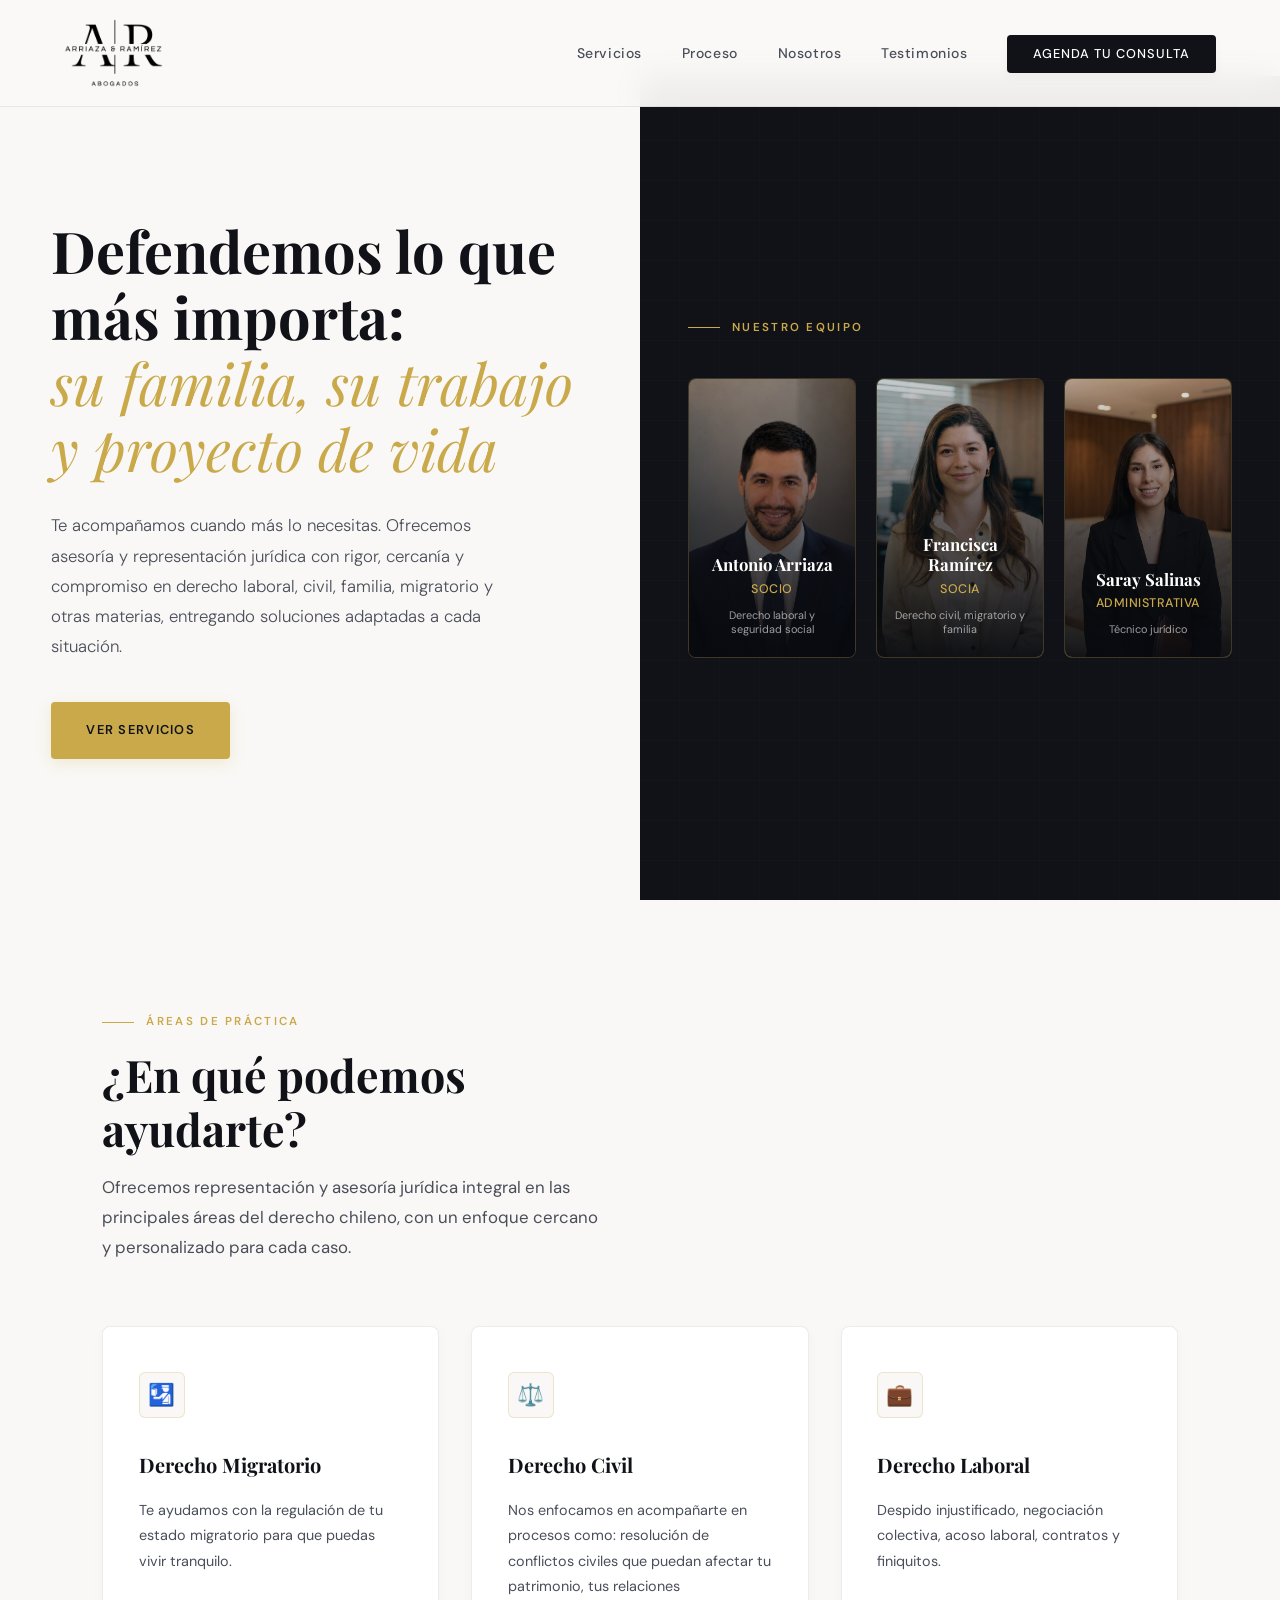
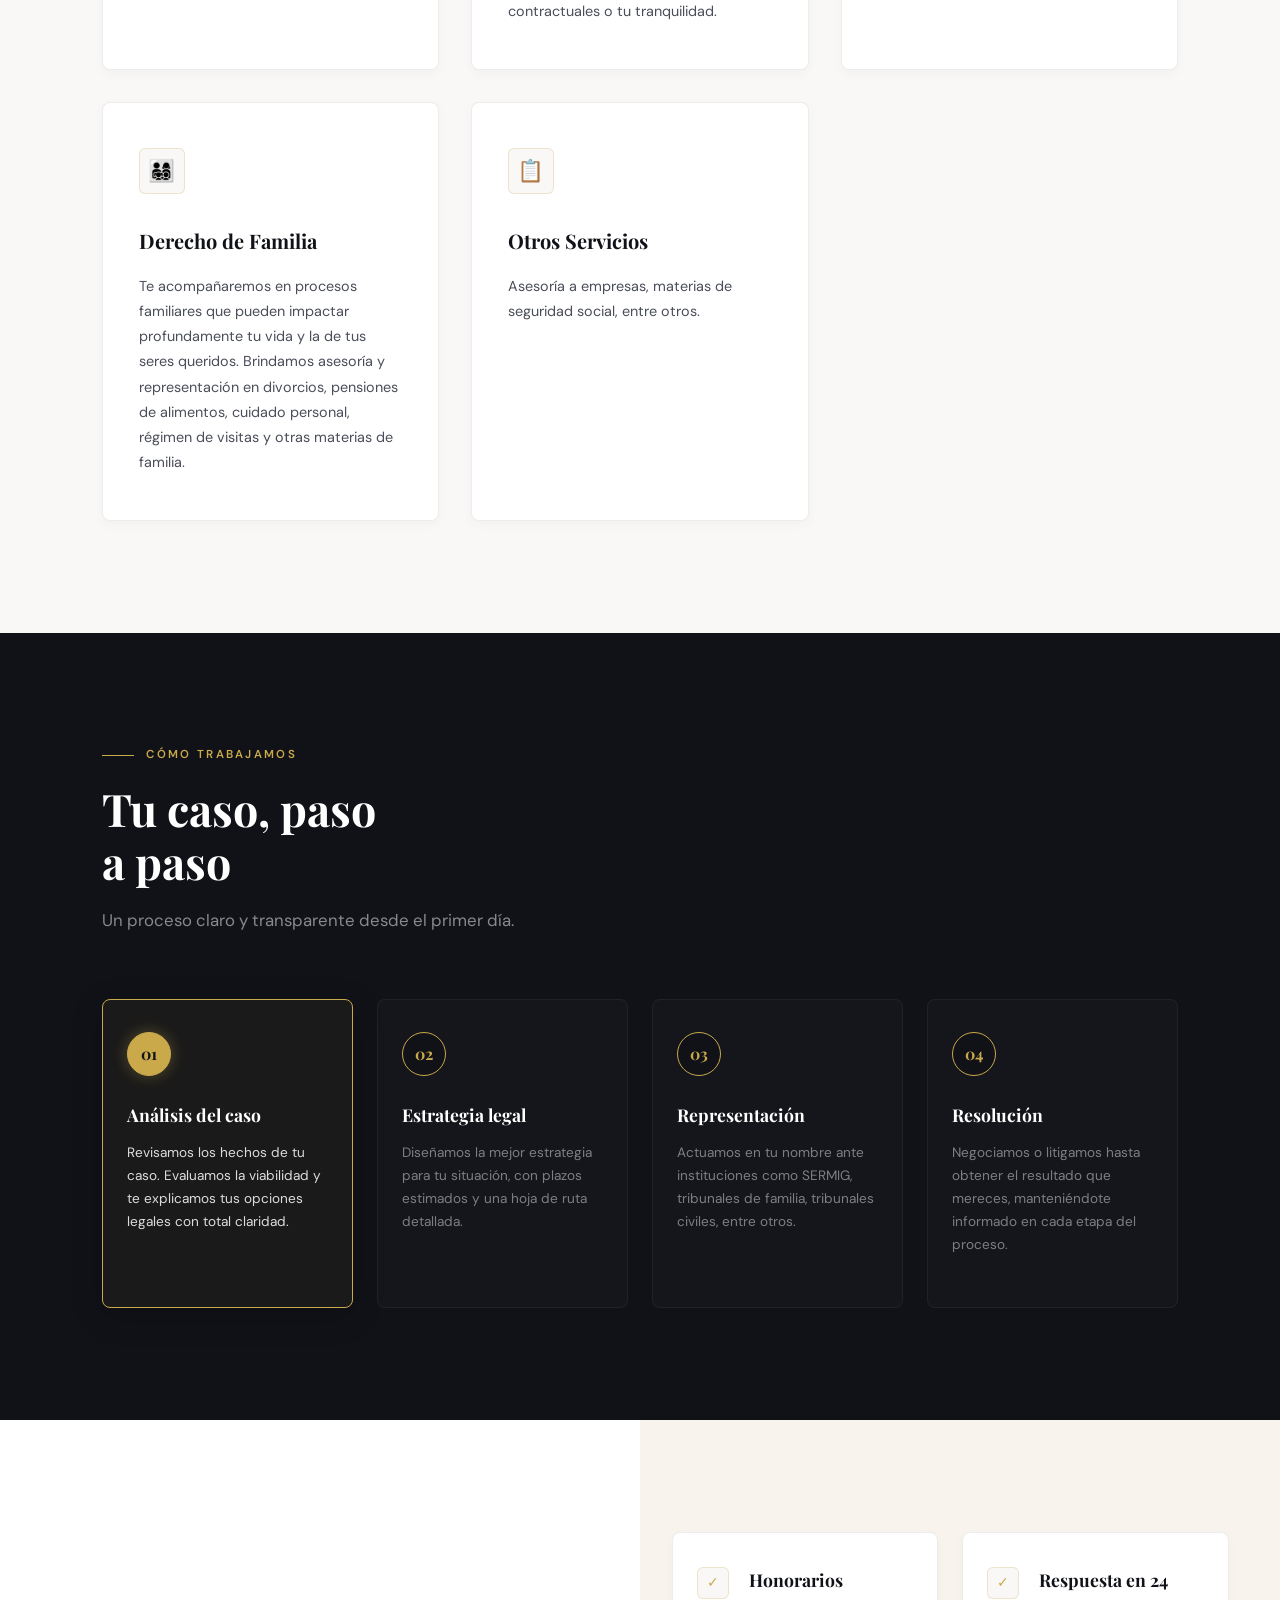
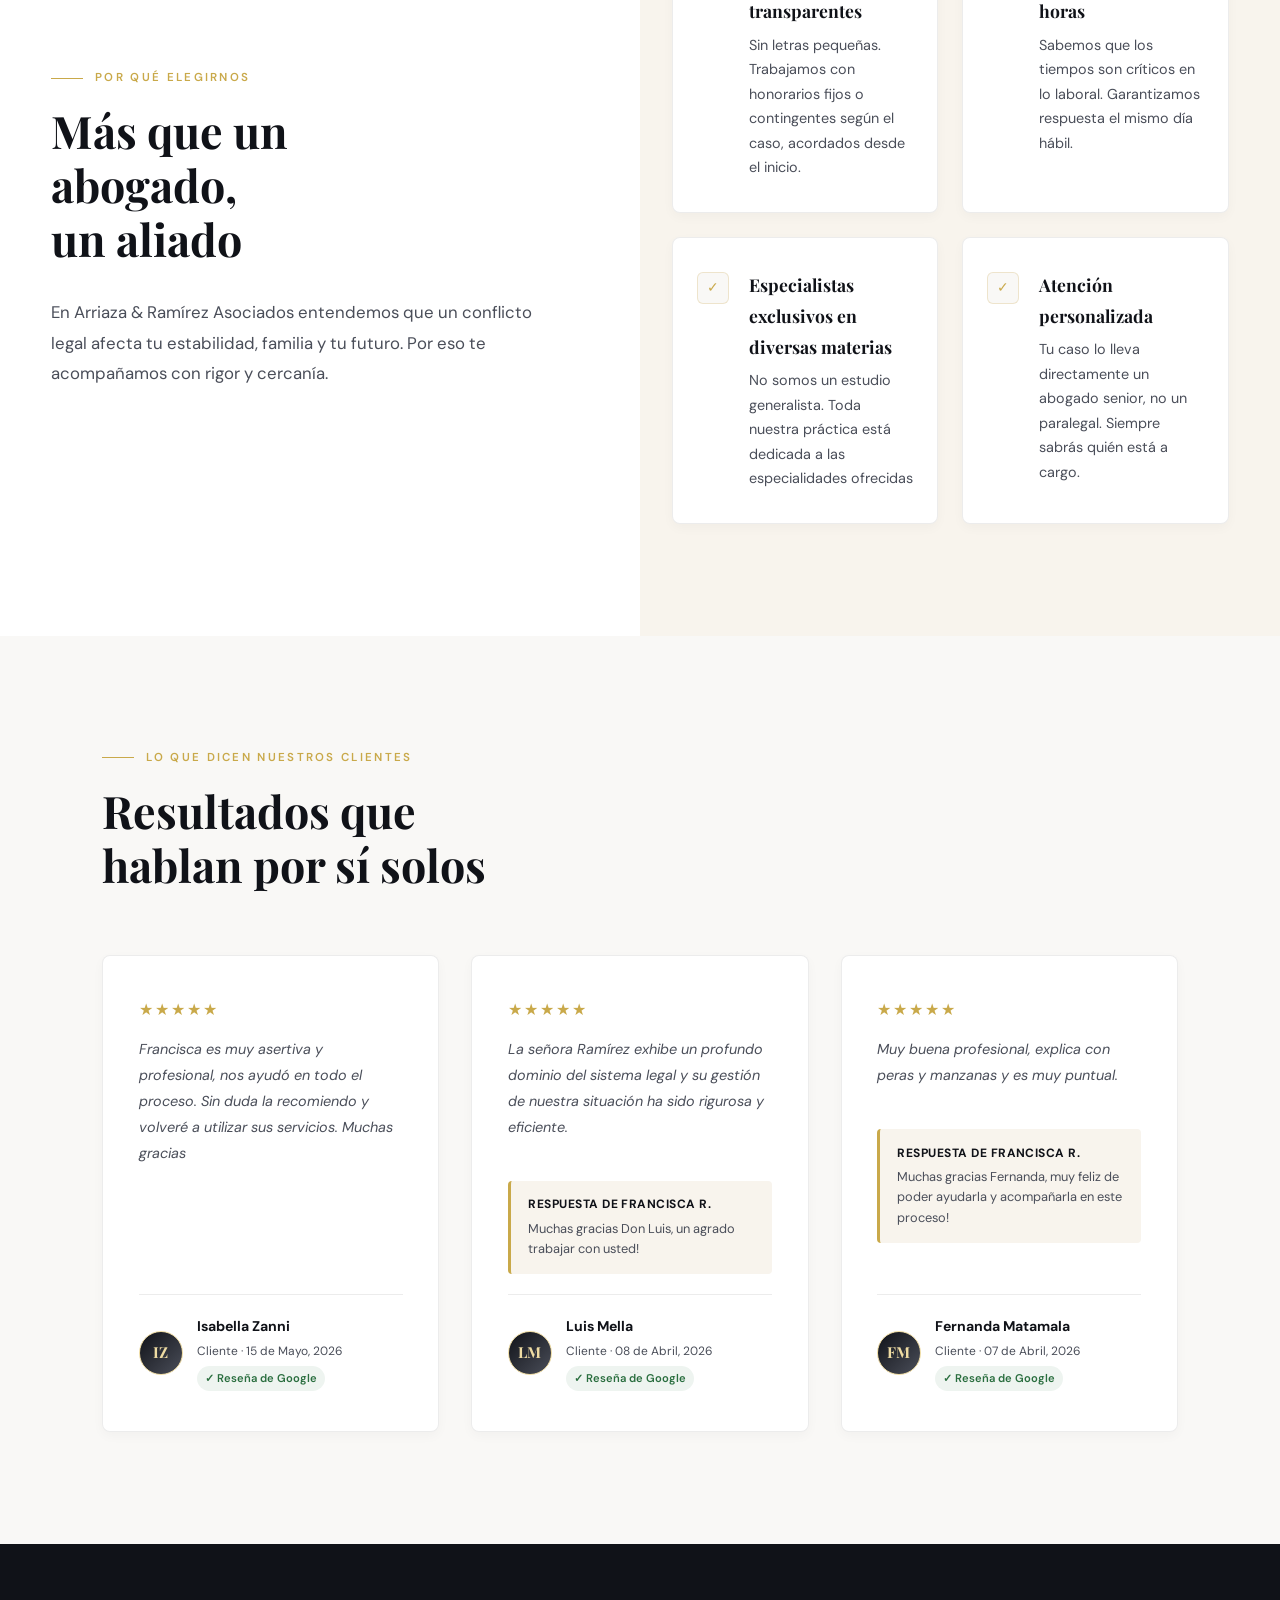
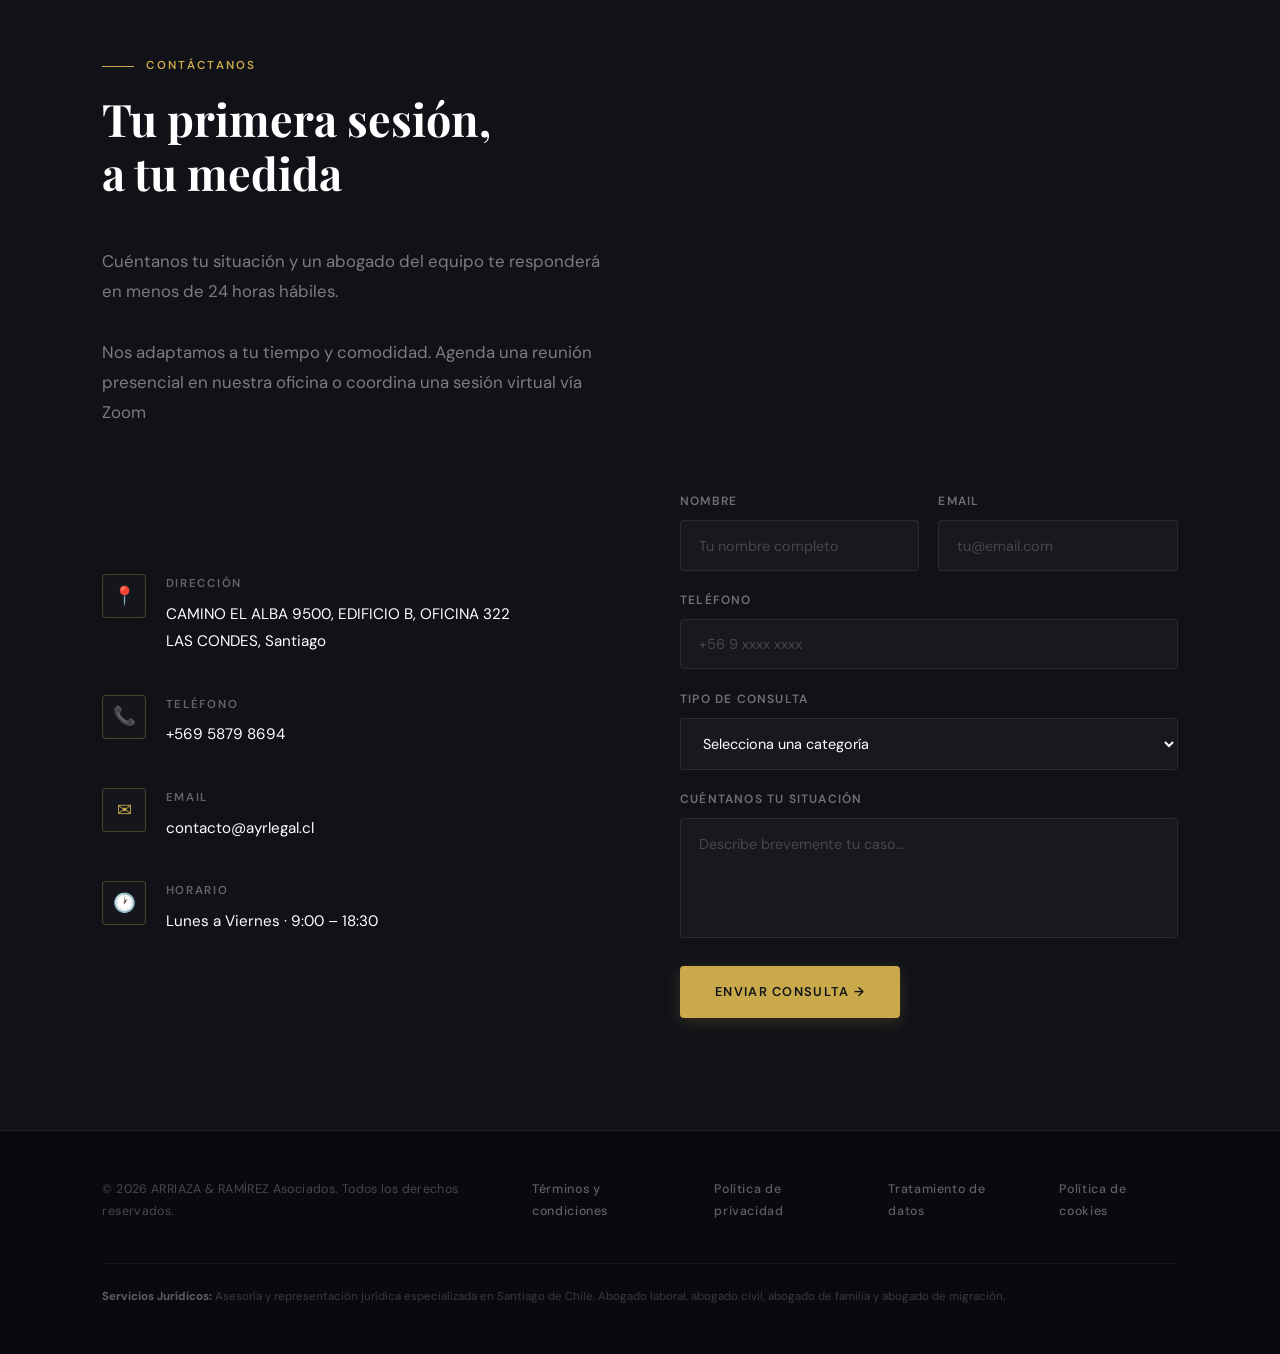
<file: index.html>
<!DOCTYPE html>
<html lang="es">

<head>
  <meta charset="UTF-8">
  <meta name="viewport" content="width=device-width, initial-scale=1.0">
  <title>Arriaza & Ramírez Asociados — Derecho Laboral</title>
  <meta name="description" content="Estudio jurídico Arriaza & Ramírez Asociados. Asesoría y representación especializada en derecho laboral, civil, familia y migratorio en Santiago de Chile.">
  <meta name="robots" content="index, follow">
  <link rel="canonical" href="https://www.ayrlegal.cl/">

  <!-- Open Graph / Facebook -->
  <meta property="og:type" content="website">
  <meta property="og:url" content="https://www.ayrlegal.cl/">
  <meta property="og:title" content="Arriaza & Ramírez Asociados — Derecho Laboral y Asesoría Jurídica">
  <meta property="og:description" content="Asesoría y representación jurídica especializada en derecho laboral, civil, familia y migratorio en Santiago de Chile. Agenda tu consulta.">
  <meta property="og:image" content="https://www.ayrlegal.cl/media/logo/logo_oficial.png">

  <!-- Twitter -->
  <meta property="twitter:card" content="summary_large_image">
  <meta property="twitter:url" content="https://www.ayrlegal.cl/">
  <meta property="twitter:title" content="Arriaza & Ramírez Asociados — Derecho Laboral y Asesoría Jurídica">
  <meta property="twitter:description" content="Asesoría y representación jurídica especializada en derecho laboral, civil, familia y migratorio en Santiago de Chile.">
  <meta property="twitter:image" content="https://www.ayrlegal.cl/media/logo/logo_oficial.png">

  <link rel="icon" type="image/png" href="media/logo/logo_oficial.png">

  <!-- Web Vitals & Font Loading -->
  <link rel="preconnect" href="https://fonts.googleapis.com">
  <link rel="preconnect" href="https://fonts.gstatic.com" crossorigin>
  <link
    href="https://fonts.googleapis.com/css2?family=Playfair+Display:ital,wght@0,400;0,700;1,400&family=DM+Sans:wght@300;400;500&display=swap"
    rel="stylesheet">
  <link rel="stylesheet" href="style.css">

  <!-- Structured Data / JSON-LD -->
  <script type="application/ld+json">
  {
    "@context": "https://schema.org",
    "@type": "LegalService",
    "name": "Arriaza & Ramírez Asociados",
    "image": "https://www.ayrlegal.cl/media/logo/logo_oficial.png",
    "url": "https://www.ayrlegal.cl/",
    "telephone": "+56958798694",
    "email": "contacto@ayrlegal.cl",
    "priceRange": "$$",
    "address": {
      "@type": "PostalAddress",
      "streetAddress": "Camino El Alba 9500, Edificio B, Oficina 322",
      "addressLocality": "Las Condes",
      "addressRegion": "Santiago",
      "addressCountry": "CL"
    },
    "openingHoursSpecification": {
      "@type": "OpeningHoursSpecification",
      "dayOfWeek": [
        "Monday",
        "Tuesday",
        "Wednesday",
        "Thursday",
        "Friday"
      ],
      "opens": "09:00",
      "closes": "18:30"
    },
    "employee": [
      {
        "@type": "Person",
        "name": "Antonio Arriaza",
        "jobTitle": "Socio Abogado"
      },
      {
        "@type": "Person",
        "name": "Francisca Ramírez",
        "jobTitle": "Socia Abogada"
      }
    ]
  }
  </script>
</head>

<body>

  <!-- NAV -->
  <nav>
    <a class="logo-link" href="#">
      <img src="media/logo/logo_oficial.png" alt="Arriaza & Ramírez Asociados" class="nav-logo-img">
    </a>
    <ul>
      <li><a href="#servicios">Servicios</a></li>
      <li><a href="#proceso">Proceso</a></li>
      <li><a href="#nosotros">Nosotros</a></li>
      <li><a href="#testimonios">Testimonios</a></li>
      <li><a class="btn-nav" href="#contacto">Agenda tu consulta</a></li>
    </ul>
  </nav>

  <!-- HERO -->
  <section class="hero">
    <div class="hero-left">
      <h1>Defendemos lo que más importa:<br><em>su familia, su trabajo y proyecto de vida</em> <br></h1>
      <p class="hero-sub">
        Te acompañamos cuando más lo necesitas. Ofrecemos asesoría y representación jurídica con rigor, cercanía y
        compromiso en derecho laboral, civil, familia, migratorio y otras materias, entregando soluciones adaptadas a
        cada situación.
      </p>
      <div class="hero-actions">
        <a href="#servicios" class="btn-primary">Ver Servicios</a>
      </div>
    </div>

    <div class="hero-right">
      <div class="hero-right-pattern"></div>
      <div class="team-panel">
        <div class="team-eyebrow">Nuestro Equipo</div>
        <div class="team-grid">
          <div class="team-member">
            <img src="media/abogado_laboral1(oficial).jpeg" alt="Antonio Arriaza - Socio Abogado Laboral y Seguridad Social" class="team-photo">
            <div class="team-overlay"></div>
            <div class="team-info">
              <div class="team-name">Antonio Arriaza</div>
              <div class="team-role">Socio</div>
              <div class="team-desc">Derecho laboral y seguridad social</div>
            </div>
          </div>
          <div class="team-member">
            <img src="media/abodaga_laboral2(oficial) .jpeg" alt="Francisca Ramírez - Socia Abogada de Derecho Civil, Familia y Migratorio" class="team-photo">
            <div class="team-overlay"></div>
            <div class="team-info">
              <div class="team-name">Francisca Ramírez</div>
              <div class="team-role">Socia</div>
              <div class="team-desc">Derecho civil, migratorio y familia</div>
            </div>
          </div>
          <div class="team-member">
            <img src="media/administrativa1(oficial).jpeg" alt="Saray Salinas - Técnico Jurídico y Administrativa" class="team-photo">
            <div class="team-overlay"></div>
            <div class="team-info">
              <div class="team-name">Saray Salinas</div>
              <div class="team-role">Administrativa</div>
              <div class="team-desc">Técnico jurídico</div>
            </div>
          </div>
        </div>
      </div>
    </div>
  </section>

  <!-- SERVICIOS -->
  <section class="section" id="servicios">
    <div class="section-label">Áreas de práctica</div>
    <h2>¿En qué podemos<br>ayudarte?</h2>
    <p class="section-intro">Ofrecemos representación y asesoría jurídica integral en las principales áreas del derecho
      chileno, con un enfoque cercano y personalizado para cada caso.</p>

    <div class="services-grid">
      <div class="service-card">
        <div class="service-icon">🛂</div>
        <div class="service-title">Derecho Migratorio</div>
        <p class="service-desc">Te ayudamos con la regulación de tu estado migratorio para que puedas vivir tranquilo.
        </p>
      </div>
      <div class="service-card">
        <div class="service-icon">⚖️</div>
        <div class="service-title">Derecho Civil</div>
        <p class="service-desc">Nos enfocamos en acompañarte en procesos como: resolución de conflictos civiles que
          puedan afectar tu patrimonio, tus relaciones contractuales o tu tranquilidad.</p>
      </div>
      <div class="service-card">
        <div class="service-icon">💼</div>
        <div class="service-title">Derecho Laboral</div>
        <p class="service-desc">Despido injustificado, negociación colectiva, acoso laboral, contratos y finiquitos.</p>
      </div>
      <div class="service-card">
        <div class="service-icon">👨‍👩‍👧‍👦</div>
        <div class="service-title">Derecho de Familia</div>
        <p class="service-desc">Te acompañaremos en procesos familiares que pueden impactar profundamente tu vida y la
          de tus seres queridos. Brindamos asesoría y representación en divorcios, pensiones de alimentos, cuidado
          personal, régimen de visitas y otras materias de familia.</p>
      </div>
      <div class="service-card">
        <div class="service-icon">📋</div>
        <div class="service-title">Otros Servicios</div>
        <p class="service-desc">Asesoría a empresas, materias de seguridad social, entre otros.</p>
      </div>
    </div>
  </section>

  <!-- PROCESO -->
  <section class="section-dark" id="proceso">
    <div class="section-label" style="color: var(--gold);">Cómo trabajamos</div>
    <h2 style="color: var(--white);">Tu caso, paso<br>a paso</h2>
    <p class="section-intro">Un proceso claro y transparente desde el primer día.</p>

    <div class="steps">
      <div class="step" onclick="activateStep(this, 1)">
        <div class="step-num">01</div>
        <div class="step-title">Análisis del caso</div>
        <p class="step-desc">Revisamos los hechos de tu caso. Evaluamos la viabilidad y te explicamos tus
          opciones legales con total claridad.</p>
        <div class="step-progress-container">
          <div class="step-progress-bar"></div>
        </div>
      </div>
      <div class="step" onclick="activateStep(this, 2)">
        <div class="step-num">02</div>
        <div class="step-title">Estrategia legal</div>
        <p class="step-desc">Diseñamos la mejor estrategia para tu situación, con plazos estimados y una hoja de ruta
          detallada.</p>
        <div class="step-progress-container">
          <div class="step-progress-bar"></div>
        </div>
      </div>
      <div class="step" onclick="activateStep(this, 3)">
        <div class="step-num">03</div>
        <div class="step-title">Representación</div>
        <p class="step-desc">Actuamos en tu nombre ante instituciones como SERMIG, tribunales de familia, tribunales
          civiles, entre otros.</p>
        <div class="step-progress-container">
          <div class="step-progress-bar"></div>
        </div>
      </div>
      <div class="step" onclick="activateStep(this, 4)">
        <div class="step-num">04</div>
        <div class="step-title">Resolución</div>
        <p class="step-desc">Negociamos o litigamos hasta obtener el resultado que mereces, manteniéndote informado en
          cada etapa del proceso.</p>
        <div class="step-progress-container">
          <div class="step-progress-bar"></div>
        </div>
      </div>
    </div>
  </section>

  <!-- POR QUÉ ELEGIRNOS -->
  <section class="why" id="nosotros">
    <div class="why-left">
      <div class="section-label">Por qué elegirnos</div>
      <h2>Más que un<br>abogado,<br>un aliado</h2>
      <p class="section-intro" style="margin-bottom: 0; margin-top: 1rem;">
        En Arriaza & Ramírez Asociados entendemos que un conflicto legal afecta tu estabilidad,
        familia y tu futuro. Por eso te acompañamos con rigor y cercanía.
      </p>
    </div>
    <div class="why-right">
      <div class="why-item">
        <div class="why-check">✓</div>
        <div>
          <div class="why-item-title">Honorarios transparentes</div>
          <p class="why-item-desc">Sin letras pequeñas. Trabajamos con honorarios fijos o contingentes según el caso,
            acordados desde el inicio.</p>
        </div>
      </div>
      <div class="why-item">
        <div class="why-check">✓</div>
        <div>
          <div class="why-item-title">Respuesta en 24 horas</div>
          <p class="why-item-desc">Sabemos que los tiempos son críticos en lo laboral. Garantizamos respuesta el mismo
            día hábil.</p>
        </div>
      </div>
      <div class="why-item">
        <div class="why-check">✓</div>
        <div>
          <div class="why-item-title">Especialistas exclusivos en diversas materias</div>
          <p class="why-item-desc">No somos un estudio generalista. Toda nuestra práctica está dedicada a las
            especialidades ofrecidas</p>
        </div>
      </div>
      <div class="why-item">
        <div class="why-check">✓</div>
        <div>
          <div class="why-item-title">Atención personalizada</div>
          <p class="why-item-desc">Tu caso lo lleva directamente un abogado senior, no un paralegal. Siempre sabrás
            quién está a cargo.</p>
        </div>
      </div>
    </div>
  </section>

  <!-- TESTIMONIOS -->
  <section class="testimonials" id="testimonios">
    <div class="section-label">Lo que dicen nuestros clientes</div>
    <h2>Resultados que<br>hablan por sí solos</h2>

    <div class="testimonials-grid">
      <div class="testimony">
        <div class="testimony-stars">★★★★★</div>
        <p class="testimony-text">Francisca es muy asertiva y profesional, nos ayudó en todo el proceso. Sin duda la
          recomiendo y volveré a utilizar sus servicios. Muchas gracias</p>
        <div class="testimony-meta">
          <div class="testimony-avatar">IZ</div>
          <div class="testimony-info">
            <div class="testimony-author">Isabella Zanni</div>
            <div class="testimony-role">Cliente · 15 de Mayo, 2026</div>
            <div class="testimony-verified">✓ Reseña de Google</div>
          </div>
        </div>
      </div>
      <div class="testimony">
        <div class="testimony-stars">★★★★★</div>
        <p class="testimony-text">La señora Ramírez exhibe un profundo dominio del sistema legal y su gestión de nuestra
          situación ha sido rigurosa y eficiente.</p>
        <div class="testimony-reply">
          <div class="testimony-reply-author">Respuesta de Francisca R.</div>
          <p>Muchas gracias Don Luis, un agrado trabajar con usted!</p>
        </div>
        <div class="testimony-meta">
          <div class="testimony-avatar">LM</div>
          <div class="testimony-info">
            <div class="testimony-author">Luis Mella</div>
            <div class="testimony-role">Cliente · 08 de Abril, 2026</div>
            <div class="testimony-verified">✓ Reseña de Google</div>
          </div>
        </div>
      </div>
      <div class="testimony">
        <div class="testimony-stars">★★★★★</div>
        <p class="testimony-text">Muy buena profesional, explica con peras y manzanas y es muy puntual.</p>
        <div class="testimony-reply">
          <div class="testimony-reply-author">Respuesta de Francisca R.</div>
          <p>Muchas gracias Fernanda, muy feliz de poder ayudarla y acompañarla en este proceso!</p>
        </div>
        <div class="testimony-meta">
          <div class="testimony-avatar">FM</div>
          <div class="testimony-info">
            <div class="testimony-author">Fernanda Matamala</div>
            <div class="testimony-role">Cliente · 07 de Abril, 2026</div>
            <div class="testimony-verified">✓ Reseña de Google</div>
          </div>
        </div>
      </div>
    </div>
  </section>

  <!-- CONTACTO -->
  <section class="contact" id="contacto">
    <div class="section-label">Contáctanos</div>
    <h2>Tu primera sesión,<br>a tu medida</h2>
    <p class="section-intro"><br>Cuéntanos tu situación y un abogado del equipo te responderá en menos de 24 horas
      hábiles.
      <br><br> Nos adaptamos a tu tiempo y comodidad. Agenda una reunión presencial en nuestra oficina o coordina una
      sesión
      virtual vía Zoom
    </p>

    <div class="contact-grid">
      <div class="contact-info">
        <div class="contact-item">
          <div class="contact-icon">📍</div>
          <div>
            <div class="contact-label">Dirección</div>
            <div class="contact-value">CAMINO EL ALBA 9500, EDIFICIO B, OFICINA 322 <br>LAS CONDES, Santiago</div>
          </div>
        </div>
        <div class="contact-item">
          <div class="contact-icon">📞</div>
          <div>
            <div class="contact-label">Teléfono</div>
            <div class="contact-value">+569 5879 8694</div>
          </div>
        </div>
        <div class="contact-item">
          <div class="contact-icon">✉</div>
          <div>
            <div class="contact-label">Email</div>
            <div class="contact-value">contacto@ayrlegal.cl</div>
          </div>
        </div>
        <div class="contact-item">
          <div class="contact-icon">🕐</div>
          <div>
            <div class="contact-label">Horario</div>
            <div class="contact-value">Lunes a Viernes · 9:00 – 18:30</div>
          </div>
        </div>
      </div>

      <form class="contact-form">
        <div class="form-row">
          <div class="form-group">
            <label class="form-label">Nombre</label>
            <input type="text" placeholder="Tu nombre completo" required>
          </div>
          <div class="form-group">
            <label class="form-label">Email</label>
            <input type="email" placeholder="tu@email.com" required>
          </div>
        </div>
        <div class="form-group">
          <label class="form-label">Teléfono</label>
          <input type="tel" placeholder="+56 9 xxxx xxxx" required>
        </div>
        <div class="form-group">
          <label class="form-label">Tipo de consulta</label>
          <select required>
            <option value="">Selecciona una categoría</option>
            <option>Despido injustificado</option>
            <option>Acoso laboral</option>
            <option>Horas extras / Remuneraciones</option>
            <option>Negociación colectiva</option>
            <option>Contratos / Finiquitos</option>
            <option>Asesoría para empresa</option>
            <option>Otra consulta</option>
          </select>
        </div>
        <div class="form-group">
          <label class="form-label">Cuéntanos tu situación</label>
          <textarea placeholder="Describe brevemente tu caso..." required></textarea>
        </div>
        <button type="submit" class="btn-primary" style="align-self: flex-start; margin-top: 0.5rem;">
          Enviar Consulta →
        </button>
      </form>
    </div>
  </section>

  <!-- SYSTEM MODALS -->
  <div id="modal-legal" class="modal-overlay" onclick="closeModalOnOverlay(event)">
    <div class="modal-content">
      <button class="modal-close" onclick="closeModal()">&times;</button>
      <h3 class="modal-title" id="modal-title-text"></h3>
      <div class="modal-body" id="modal-body-content"></div>
    </div>
  </div>

  <!-- FOOTER -->
  <footer>
    <div class="footer-main">
      <a class="footer-logo" href="#"><span> </span></a>
      <div class="footer-copy">© 2026 ARRIAZA & RAMÍREZ Asociados. Todos los derechos reservados.</div>
      <div class="footer-links">
        <a href="javascript:void(0)" onclick="openModal('terminos')">Términos y condiciones</a>
        <a href="javascript:void(0)" onclick="openModal('privacidad')">Política de privacidad</a>
        <a href="javascript:void(0)" onclick="openModal('datos')">Tratamiento de datos</a>
        <a href="javascript:void(0)" onclick="openModal('cookies')">Política de cookies</a>
      </div>
    </div>
    <div class="footer-seo">
      <strong>Servicios Jurídicos:</strong> Asesoría y representación jurídica especializada en Santiago de Chile.
      Abogado laboral, abogado civil, abogado de familia y abogado de migración.
    </div>
  </footer>

  <script src="script.js"></script>
</body>

</html>
</file>
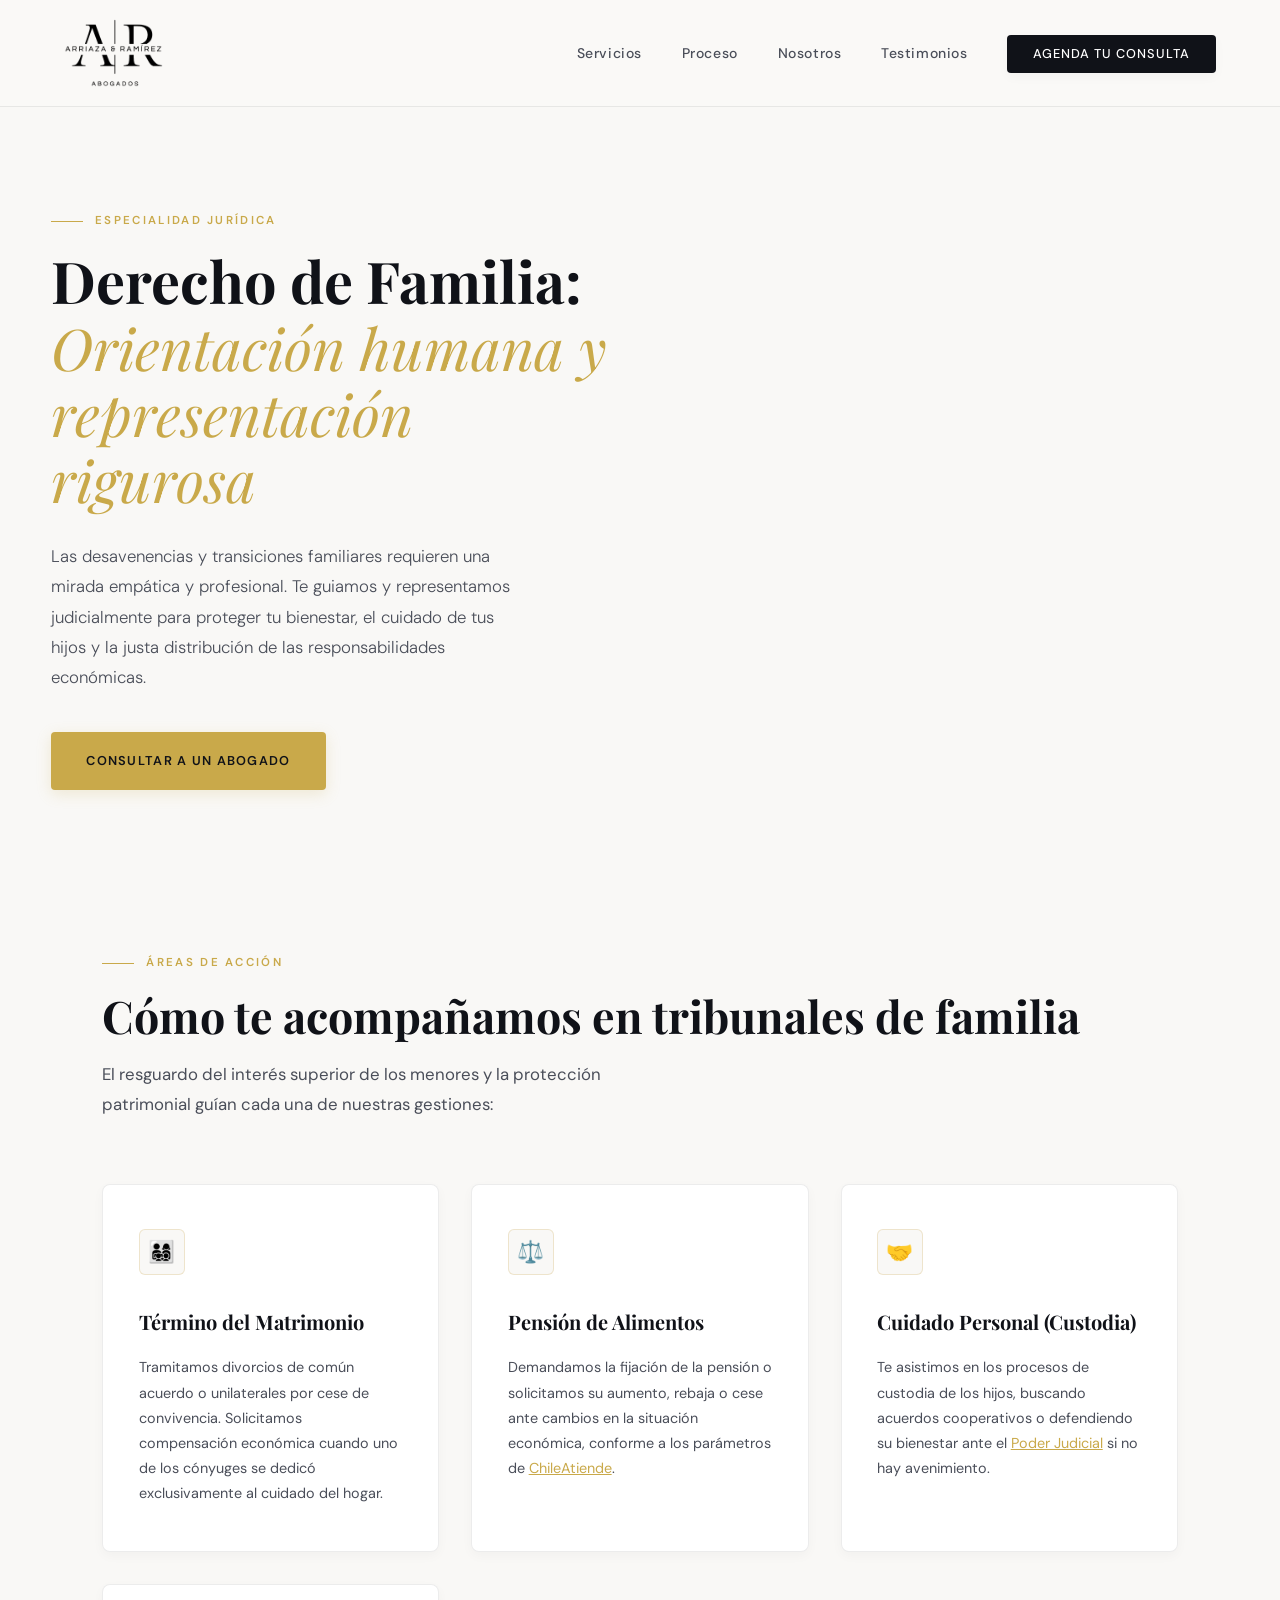
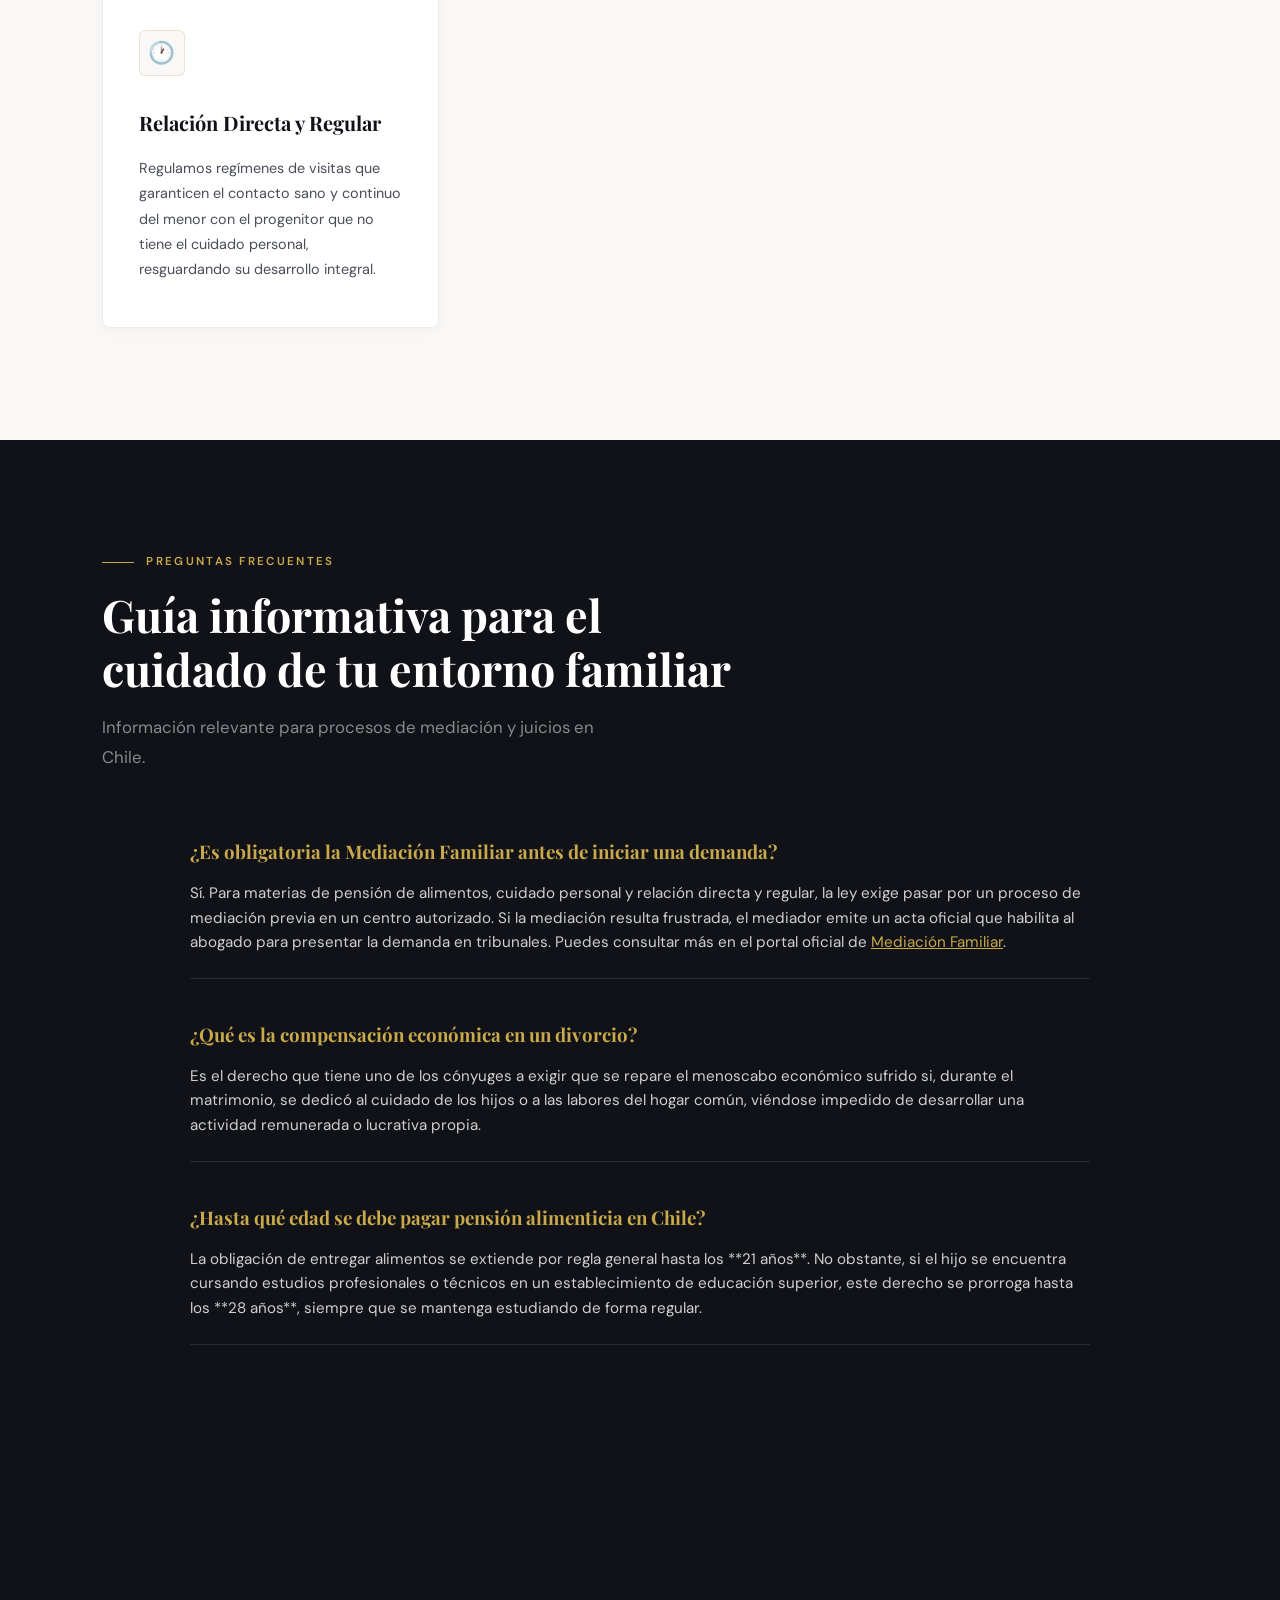
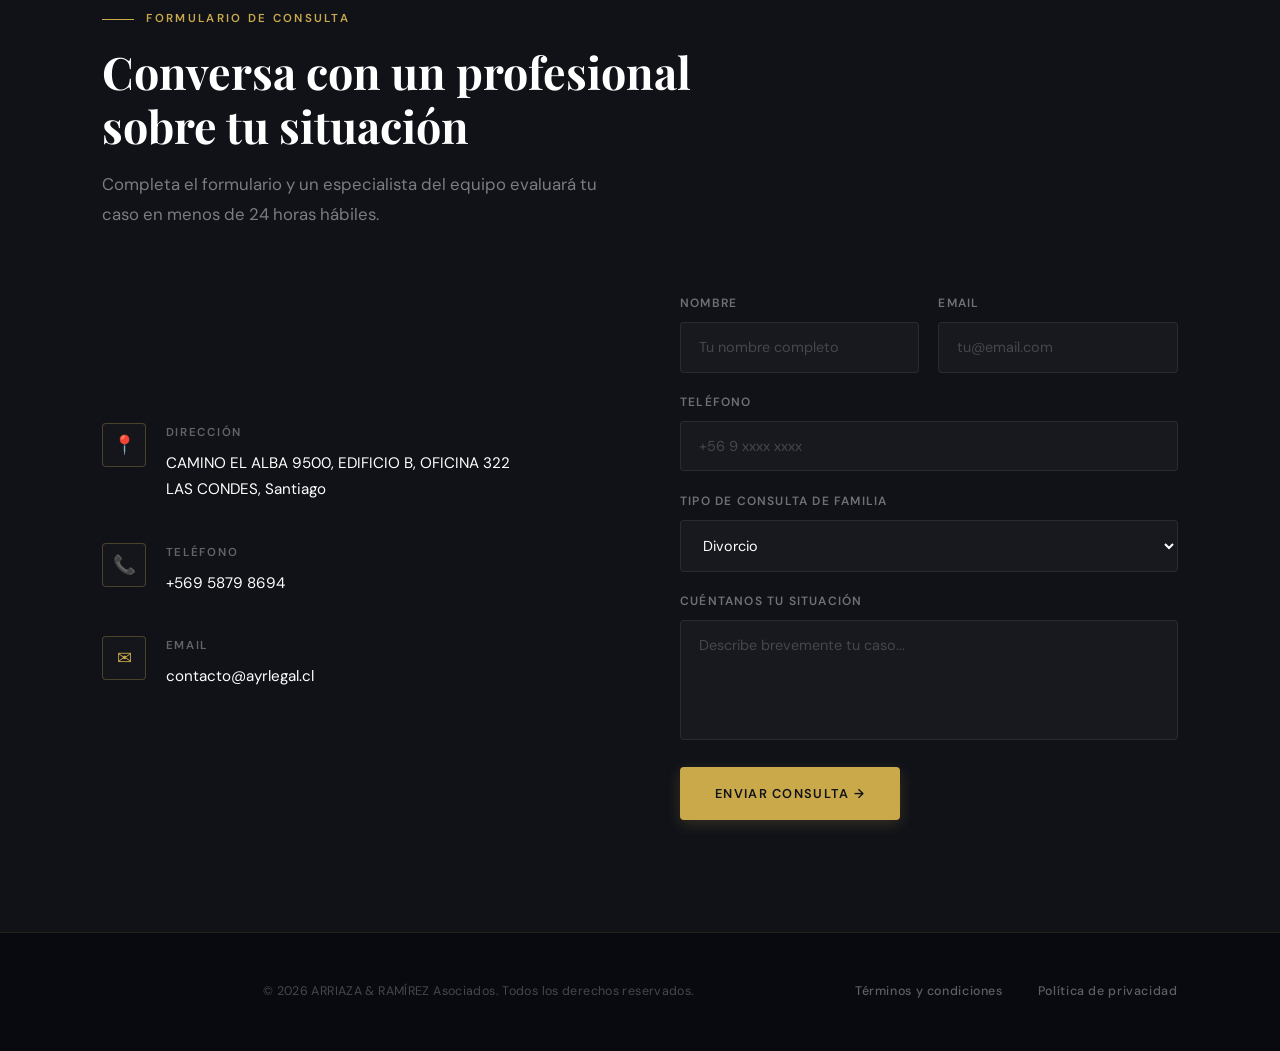
<file: abogado-familia/index.html>
<!DOCTYPE html>
<html lang="es">

<head>
  <meta charset="UTF-8">
  <meta name="viewport" content="width=device-width, initial-scale=1.0">
  <title>Derecho de Familia en Santiago | Asesoría y Apoyo Legal</title>
  <meta name="description" content="Acompañamiento especializado en Derecho de Familia. Divorcios, pensiones de alimentos, custodia y régimen de visitas. Agenda tu consulta en Las Condes.">
  <meta name="robots" content="index, follow">
  
  <!-- Open Graph -->
  <meta property="og:title" content="Estudio de Familia | Arriaza & Ramírez Asociados">
  <meta property="og:description" content="Acompañamiento legal empático y profesional en procesos de familia, divorcios y alimentos en Chile.">
  <meta property="og:image" content="https://www.ayrlegal.cl/media/logo/logo_oficial.png">
  <meta property="og:url" content="https://www.ayrlegal.cl/abogado-familia/">
  <meta property="og:type" content="website">

  <link rel="icon" type="image/png" href="../media/logo/logo_oficial.png">
  <link
    href="https://fonts.googleapis.com/css2?family=Playfair+Display:ital,wght@0,400;0,700;1,400&family=DM+Sans:wght@300;400;500&display=swap"
    rel="stylesheet">
  <link rel="stylesheet" href="../style.css">

  <!-- Schema LegalService -->
  <script type="application/ld+json">
  {
    "@context": "https://schema.org",
    "@type": "LegalService",
    "name": "Arriaza & Ramírez Asociados - Especialidad Familia",
    "image": "https://www.ayrlegal.cl/media/logo/logo_oficial.png",
    "url": "https://www.ayrlegal.cl/abogado-familia/",
    "telephone": "+56958798694",
    "address": {
      "@type": "PostalAddress",
      "streetAddress": "Camino El Alba 9500, Edificio B, Oficina 322",
      "addressLocality": "Las Condes",
      "addressRegion": "Región Metropolitana",
      "postalCode": "7550000",
      "addressCountry": "CL"
    }
  }
  </script>
</head>

<body>

  <!-- NAV -->
  <nav>
    <a class="logo-link" href="../">
      <img src="../media/logo/logo_oficial.png" alt="Arriaza & Ramírez Asociados" class="nav-logo-img">
    </a>
    <ul>
      <li><a href="../#servicios">Servicios</a></li>
      <li><a href="../#proceso">Proceso</a></li>
      <li><a href="../#nosotros">Nosotros</a></li>
      <li><a href="../#testimonios">Testimonios</a></li>
      <li><a class="btn-nav" href="#contacto">Agenda tu consulta</a></li>
    </ul>
  </nav>

  <!-- HERO SERVICIO -->
  <section class="hero" style="min-height: 70vh; padding-top: 10rem;">
    <div class="hero-left" style="max-width: 800px;">
      <div class="section-label">Especialidad Jurídica</div>
      <h1>Derecho de Familia:<br><em>Orientación humana y representación rigurosa</em></h1>
      <p class="hero-sub">
        Las desavenencias y transiciones familiares requieren una mirada empática y profesional. Te guiamos y representamos judicialmente para proteger tu bienestar, el cuidado de tus hijos y la justa distribución de las responsabilidades económicas.
      </p>
      <div class="hero-actions">
        <a href="#contacto" class="btn-primary">Consultar a un Abogado</a>
      </div>
    </div>
  </section>

  <!-- DETALLES DEL SERVICIO -->
  <section class="section" id="detalles">
    <div class="section-label">Áreas de Acción</div>
    <h2>Cómo te acompañamos en tribunales de familia</h2>
    <p class="section-intro">El resguardo del interés superior de los menores y la protección patrimonial guían cada una de nuestras gestiones:</p>

    <div class="services-grid" style="margin-top: 3rem;">
      <div class="service-card" style="cursor: default;">
        <div class="service-icon">👨‍👩‍👧‍👦</div>
        <div class="service-title">Término del Matrimonio</div>
        <p class="service-desc">Tramitamos divorcios de común acuerdo o unilaterales por cese de convivencia. Solicitamos compensación económica cuando uno de los cónyuges se dedicó exclusivamente al cuidado del hogar.</p>
      </div>
      <div class="service-card" style="cursor: default;">
        <div class="service-icon">⚖️</div>
        <div class="service-title">Pensión de Alimentos</div>
        <p class="service-desc">Demandamos la fijación de la pensión o solicitamos su aumento, rebaja o cese ante cambios en la situación económica, conforme a los parámetros de <a href="https://www.chileatiende.gob.cl/fichas/99066-solicitud-de-pension-de-alimentos" target="_blank" rel="noopener noreferrer" style="color: var(--gold); text-decoration: underline;">ChileAtiende</a>.</p>
      </div>
      <div class="service-card" style="cursor: default;">
        <div class="service-icon">🤝</div>
        <div class="service-title">Cuidado Personal (Custodia)</div>
        <p class="service-desc">Te asistimos en los procesos de custodia de los hijos, buscando acuerdos cooperativos o defendiendo su bienestar ante el <a href="https://www.pjud.cl/" target="_blank" rel="noopener noreferrer" style="color: var(--gold); text-decoration: underline;">Poder Judicial</a> si no hay avenimiento.</p>
      </div>
      <div class="service-card" style="cursor: default;">
        <div class="service-icon">🕐</div>
        <div class="service-title">Relación Directa y Regular</div>
        <p class="service-desc">Regulamos regímenes de visitas que garanticen el contacto sano y continuo del menor con el progenitor que no tiene el cuidado personal, resguardando su desarrollo integral.</p>
      </div>
    </div>
  </section>

  <!-- SECCIÓN FAQ / TRÁFICO FRÍO (SEO INFORMATIVO) -->
  <section class="section-dark" id="preguntas-frecuentes">
    <div class="section-label" style="color: var(--gold);">Preguntas Frecuentes</div>
    <h2 style="color: var(--white);">Guía informativa para el<br>cuidado de tu entorno familiar</h2>
    <p class="section-intro">Información relevante para procesos de mediación y juicios en Chile.</p>

    <div style="max-width: 900px; margin: 3rem auto 0 auto; color: var(--white);">
      <div style="margin-bottom: 2.5rem; border-bottom: 1px solid rgba(255,255,255,0.1); padding-bottom: 1.5rem;">
        <h3 style="color: var(--gold); font-family: 'Playfair Display', serif; margin-bottom: 0.75rem;">¿Es obligatoria la Mediación Familiar antes de iniciar una demanda?</h3>
        <p style="color: rgba(255,255,255,0.8); font-size: 0.95rem; line-height: 1.6;">Sí. Para materias de pensión de alimentos, cuidado personal y relación directa y regular, la ley exige pasar por un proceso de mediación previa en un centro autorizado. Si la mediación resulta frustrada, el mediador emite un acta oficial que habilita al abogado para presentar la demanda en tribunales. Puedes consultar más en el portal oficial de <a href="https://www.mediacionfamiliar.cl/" target="_blank" rel="noopener noreferrer" style="color: var(--gold); text-decoration: underline;">Mediación Familiar</a>.</p>
      </div>
      <div style="margin-bottom: 2.5rem; border-bottom: 1px solid rgba(255,255,255,0.1); padding-bottom: 1.5rem;">
        <h3 style="color: var(--gold); font-family: 'Playfair Display', serif; margin-bottom: 0.75rem;">¿Qué es la compensación económica en un divorcio?</h3>
        <p style="color: rgba(255,255,255,0.8); font-size: 0.95rem; line-height: 1.6;">Es el derecho que tiene uno de los cónyuges a exigir que se repare el menoscabo económico sufrido si, durante el matrimonio, se dedicó al cuidado de los hijos o a las labores del hogar común, viéndose impedido de desarrollar una actividad remunerada o lucrativa propia.</p>
      </div>
      <div style="margin-bottom: 2.5rem; border-bottom: 1px solid rgba(255,255,255,0.1); padding-bottom: 1.5rem;">
        <h3 style="color: var(--gold); font-family: 'Playfair Display', serif; margin-bottom: 0.75rem;">¿Hasta qué edad se debe pagar pensión alimenticia en Chile?</h3>
        <p style="color: rgba(255,255,255,0.8); font-size: 0.95rem; line-height: 1.6;">La obligación de entregar alimentos se extiende por regla general hasta los **21 años**. No obstante, si el hijo se encuentra cursando estudios profesionales o técnicos en un establecimiento de educación superior, este derecho se prorroga hasta los **28 años**, siempre que se mantenga estudiando de forma regular.</p>
      </div>
    </div>
  </section>

  <!-- CONTACTO -->
  <section class="contact" id="contacto">
    <div class="section-label">Formulario de Consulta</div>
    <h2>Conversa con un profesional<br>sobre tu situación</h2>
    <p class="section-intro">Completa el formulario y un especialista del equipo evaluará tu caso en menos de 24 horas hábiles.</p>

    <div class="contact-grid">
      <div class="contact-info">
        <div class="contact-item">
          <div class="contact-icon">📍</div>
          <div>
            <div class="contact-label">Dirección</div>
            <div class="contact-value">CAMINO EL ALBA 9500, EDIFICIO B, OFICINA 322 <br>LAS CONDES, Santiago</div>
          </div>
        </div>
        <div class="contact-item">
          <div class="contact-icon">📞</div>
          <div>
            <div class="contact-label">Teléfono</div>
            <div class="contact-value">+569 5879 8694</div>
          </div>
        </div>
        <div class="contact-item">
          <div class="contact-icon">✉</div>
          <div>
            <div class="contact-label">Email</div>
            <div class="contact-value">contacto@ayrlegal.cl</div>
          </div>
        </div>
      </div>

      <form class="contact-form">
        <input type="hidden" name="origen" value="Página Abogado Familia">
        <div class="form-row">
          <div class="form-group">
            <label class="form-label">Nombre</label>
            <input type="text" name="nombre" placeholder="Tu nombre completo" required>
          </div>
          <div class="form-group">
            <label class="form-label">Email</label>
            <input type="email" name="email" placeholder="tu@email.com" required>
          </div>
        </div>
        <div class="form-group">
          <label class="form-label">Teléfono</label>
          <input type="tel" name="telefono" placeholder="+56 9 xxxx xxxx" required>
        </div>
        <div class="form-group">
          <label class="form-label">Tipo de consulta de familia</label>
          <select name="categoria" required>
            <option value="Divorcio">Divorcio</option>
            <option value="Pensión de alimentos">Pensión de alimentos</option>
            <option value="Cuidado personal">Cuidado personal (Custodia)</option>
            <option value="Relación directa y regular">Relación directa y regular (Visitas)</option>
            <option value="Otro tema de familia">Otro tema de familia</option>
          </select>
        </div>
        <div class="form-group">
          <label class="form-label">Cuéntanos tu situación</label>
          <textarea name="mensaje" placeholder="Describe brevemente tu caso..." required></textarea>
        </div>
        <button type="submit" class="btn-primary" style="align-self: flex-start; margin-top: 0.5rem;">
          Enviar Consulta →
        </button>
      </form>
    </div>
  </section>

  <!-- FOOTER -->
  <footer>
    <div class="footer-main">
      <a class="footer-logo" href="../"><span> </span></a>
      <div class="footer-copy">© 2026 ARRIAZA & RAMÍREZ Asociados. Todos los derechos reservados.</div>
      <div class="footer-links">
        <a href="javascript:void(0)" onclick="openModal('terminos')">Términos y condiciones</a>
        <a href="javascript:void(0)" onclick="openModal('privacidad')">Política de privacidad</a>
      </div>
    </div>
  </footer>

  <script src="../script.js"></script>
</body>

</html>
</file>
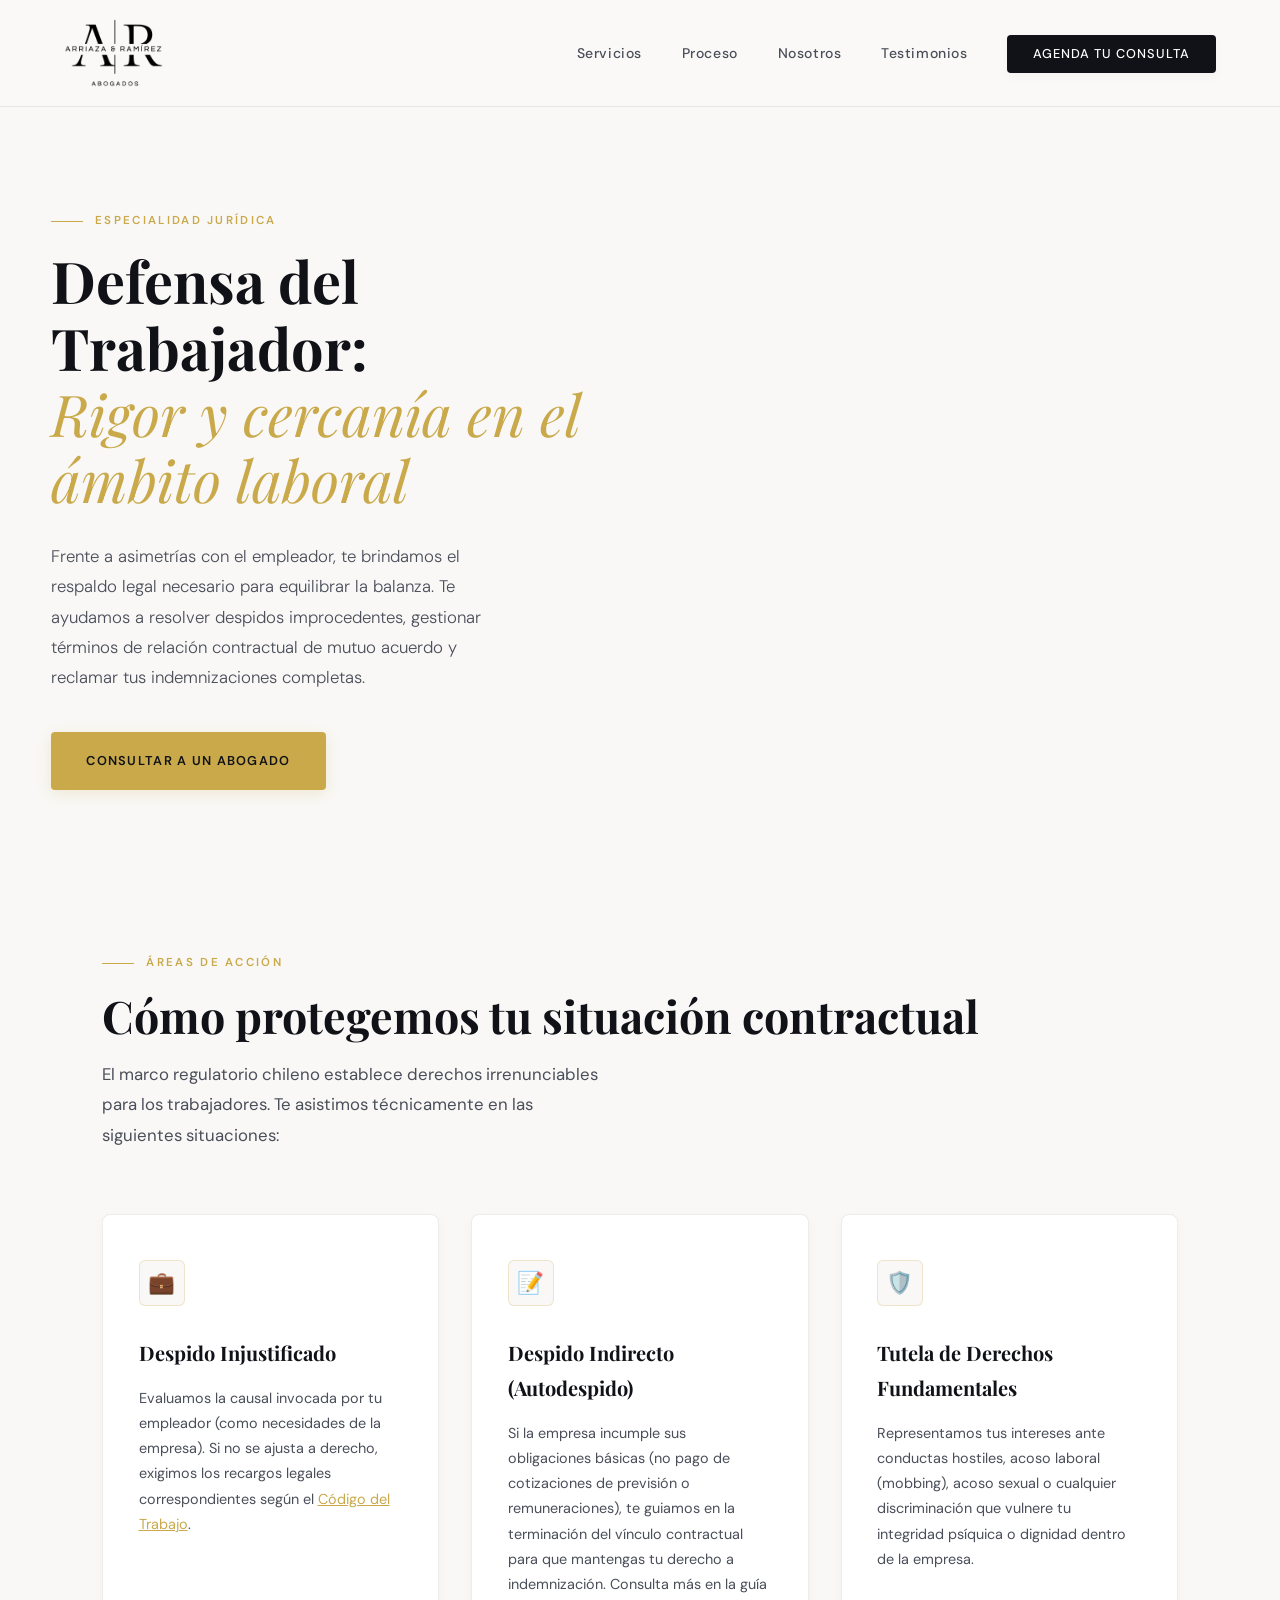
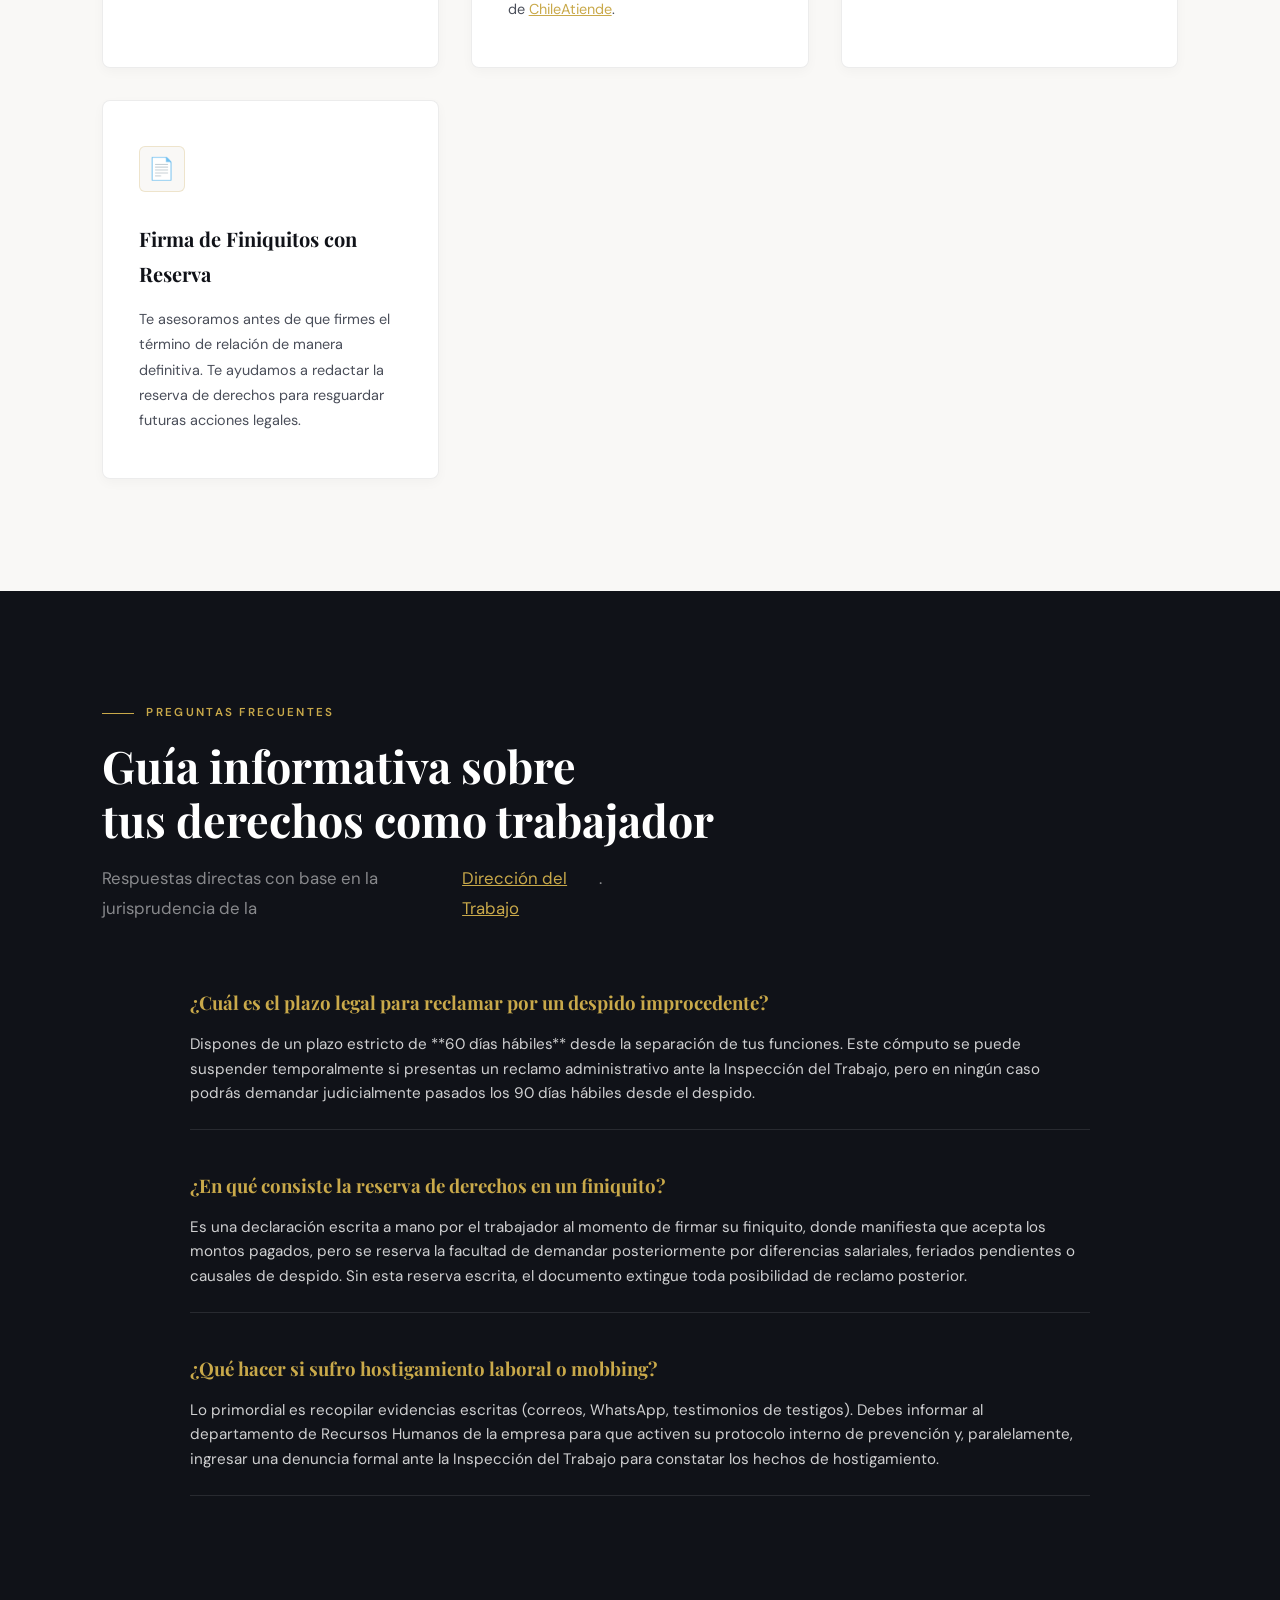
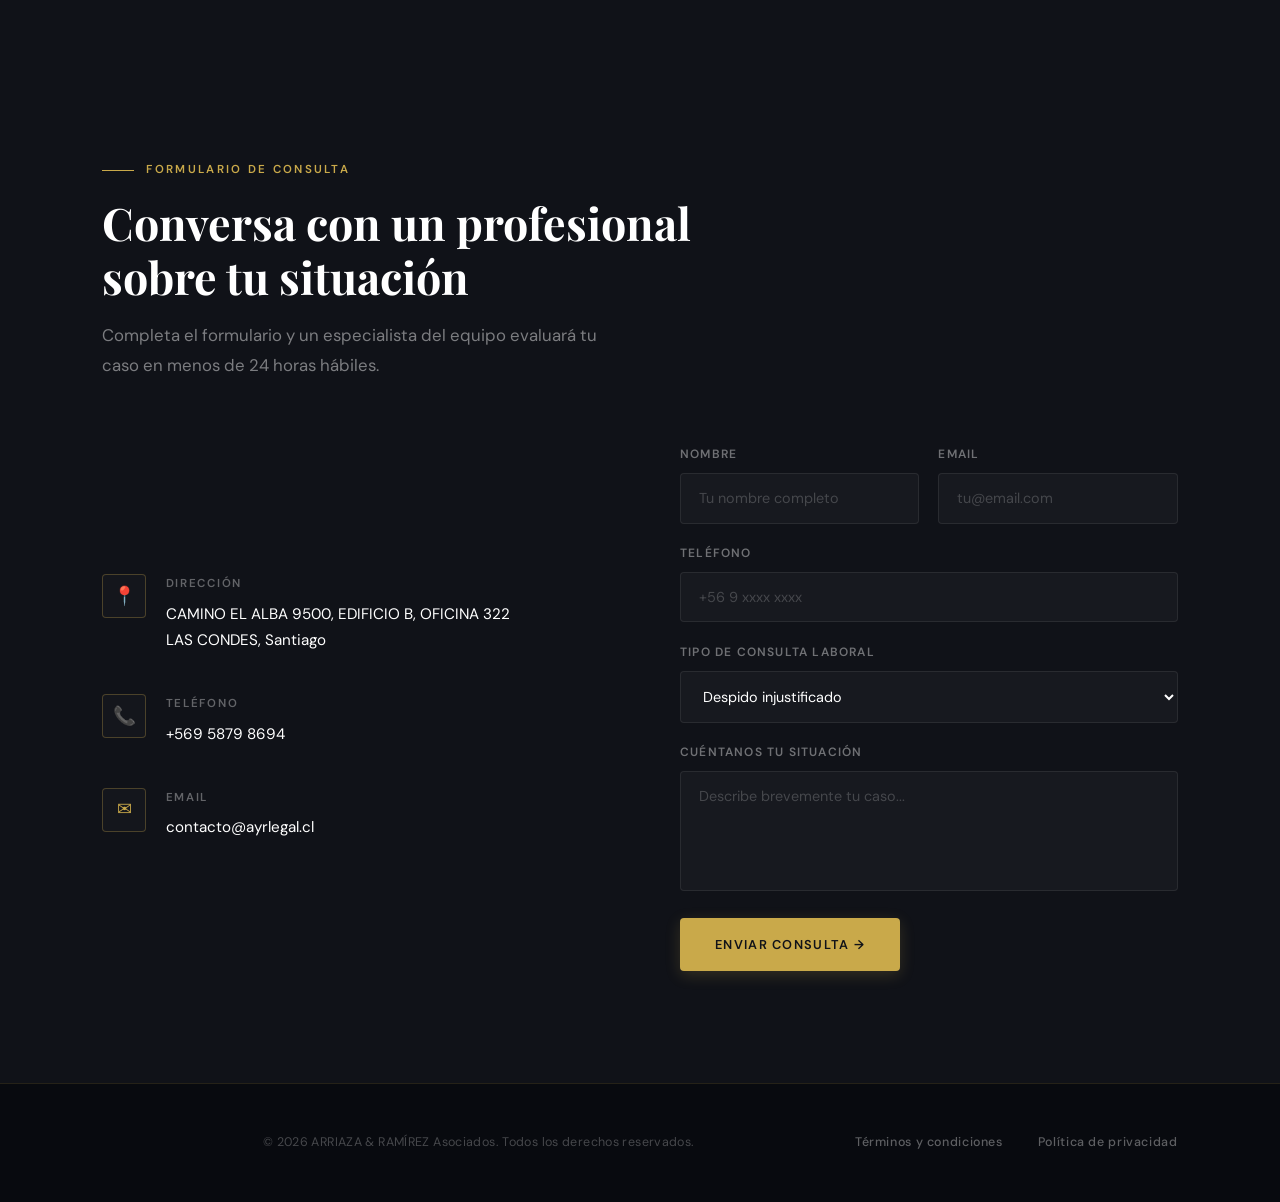
<file: abogado-laboral/index.html>
<!DOCTYPE html>
<html lang="es">

<head>
  <meta charset="UTF-8">
  <meta name="viewport" content="width=device-width, initial-scale=1.0">
  <title>Abogado Laboral en Santiago | Asesoría y Defensa del Trabajador</title>
  <meta name="description" content="¿Buscas un especialista en Derecho del Trabajo? Te asesoramos en despidos injustificados, autodespidos, acoso y cobro de cotizaciones. Consulta en Las Condes.">
  <meta name="robots" content="index, follow">
  
  <!-- Open Graph -->
  <meta property="og:title" content="Estudio Laboral | Arriaza & Ramírez Asociados">
  <meta property="og:description" content="Protección jurídica y defensa para trabajadores. Expertos en demandas laborales, tutela y finiquitos.">
  <meta property="og:image" content="https://www.ayrlegal.cl/media/logo/logo_oficial.png">
  <meta property="og:url" content="https://www.ayrlegal.cl/abogado-laboral/">
  <meta property="og:type" content="website">

  <link rel="icon" type="image/png" href="../media/logo/logo_oficial.png">
  <link
    href="https://fonts.googleapis.com/css2?family=Playfair+Display:ital,wght@0,400;0,700;1,400&family=DM+Sans:wght@300;400;500&display=swap"
    rel="stylesheet">
  <link rel="stylesheet" href="../style.css">

  <!-- Schema LegalService y FAQ -->
  <script type="application/ld+json">
  {
    "@context": "https://schema.org",
    "@type": "LegalService",
    "name": "Arriaza & Ramírez Asociados - Especialidad Laboral",
    "image": "https://www.ayrlegal.cl/media/logo/logo_oficial.png",
    "url": "https://www.ayrlegal.cl/abogado-laboral/",
    "telephone": "+56958798694",
    "address": {
      "@type": "PostalAddress",
      "streetAddress": "Camino El Alba 9500, Edificio B, Oficina 322",
      "addressLocality": "Las Condes",
      "addressRegion": "Región Metropolitana",
      "postalCode": "7550000",
      "addressCountry": "CL"
    }
  }
  </script>
</head>

<body>

  <!-- NAV -->
  <nav>
    <a class="logo-link" href="../">
      <img src="../media/logo/logo_oficial.png" alt="Arriaza & Ramírez Asociados" class="nav-logo-img">
    </a>
    <ul>
      <li><a href="../#servicios">Servicios</a></li>
      <li><a href="../#proceso">Proceso</a></li>
      <li><a href="../#nosotros">Nosotros</a></li>
      <li><a href="../#testimonios">Testimonios</a></li>
      <li><a class="btn-nav" href="#contacto">Agenda tu consulta</a></li>
    </ul>
  </nav>

  <!-- HERO SERVICIO -->
  <section class="hero" style="min-height: 70vh; padding-top: 10rem;">
    <div class="hero-left" style="max-width: 800px;">
      <div class="section-label">Especialidad Jurídica</div>
      <h1>Defensa del Trabajador:<br><em>Rigor y cercanía en el ámbito laboral</em></h1>
      <p class="hero-sub">
        Frente a asimetrías con el empleador, te brindamos el respaldo legal necesario para equilibrar la balanza. Te ayudamos a resolver despidos improcedentes, gestionar términos de relación contractual de mutuo acuerdo y reclamar tus indemnizaciones completas.
      </p>
      <div class="hero-actions">
        <a href="#contacto" class="btn-primary">Consultar a un Abogado</a>
      </div>
    </div>
  </section>

  <!-- DETALLES DEL SERVICIO -->
  <section class="section" id="detalles">
    <div class="section-label">Áreas de Acción</div>
    <h2>Cómo protegemos tu situación contractual</h2>
    <p class="section-intro">El marco regulatorio chileno establece derechos irrenunciables para los trabajadores. Te asistimos técnicamente en las siguientes situaciones:</p>

    <div class="services-grid" style="margin-top: 3rem;">
      <div class="service-card" style="cursor: default;">
        <div class="service-icon">💼</div>
        <div class="service-title">Despido Injustificado</div>
        <p class="service-desc">Evaluamos la causal invocada por tu empleador (como necesidades de la empresa). Si no se ajusta a derecho, exigimos los recargos legales correspondientes según el <a href="https://www.bcn.cl/leychile/navegar?idNorma=207436" target="_blank" rel="noopener noreferrer" style="color: var(--gold); text-decoration: underline;">Código del Trabajo</a>.</p>
      </div>
      <div class="service-card" style="cursor: default;">
        <div class="service-icon">📝</div>
        <div class="service-title">Despido Indirecto (Autodespido)</div>
        <p class="service-desc">Si la empresa incumple sus obligaciones básicas (no pago de cotizaciones de previsión o remuneraciones), te guiamos en la terminación del vínculo contractual para que mantengas tu derecho a indemnización. Consulta más en la guía de <a href="https://www.chileatiende.gob.cl/fichas/33220-despido-indirecto-o-autodespido" target="_blank" rel="noopener noreferrer" style="color: var(--gold); text-decoration: underline;">ChileAtiende</a>.</p>
      </div>
      <div class="service-card" style="cursor: default;">
        <div class="service-icon">🛡️</div>
        <div class="service-title">Tutela de Derechos Fundamentales</div>
        <p class="service-desc">Representamos tus intereses ante conductas hostiles, acoso laboral (mobbing), acoso sexual o cualquier discriminación que vulnere tu integridad psíquica o dignidad dentro de la empresa.</p>
      </div>
      <div class="service-card" style="cursor: default;">
        <div class="service-icon">📄</div>
        <div class="service-title">Firma de Finiquitos con Reserva</div>
        <p class="service-desc">Te asesoramos antes de que firmes el término de relación de manera definitiva. Te ayudamos a redactar la reserva de derechos para resguardar futuras acciones legales.</p>
      </div>
    </div>
  </section>

  <!-- SECCIÓN FAQ / TRÁFICO FRÍO (SEO INFORMATIVO) -->
  <section class="section-dark" id="preguntas-frecuentes">
    <div class="section-label" style="color: var(--gold);">Preguntas Frecuentes</div>
    <h2 style="color: var(--white);">Guía informativa sobre<br>tus derechos como trabajador</h2>
    <p class="section-intro">Respuestas directas con base en la jurisprudencia de la <a href="https://www.dt.gob.cl/" target="_blank" rel="noopener noreferrer" style="color: var(--gold); text-decoration: underline;">Dirección del Trabajo</a>.</p>

    <div style="max-width: 900px; margin: 3rem auto 0 auto; color: var(--white);">
      <div style="margin-bottom: 2.5rem; border-bottom: 1px solid rgba(255,255,255,0.1); padding-bottom: 1.5rem;">
        <h3 style="color: var(--gold); font-family: 'Playfair Display', serif; margin-bottom: 0.75rem;">¿Cuál es el plazo legal para reclamar por un despido improcedente?</h3>
        <p style="color: rgba(255,255,255,0.8); font-size: 0.95rem; line-height: 1.6;">Dispones de un plazo estricto de **60 días hábiles** desde la separación de tus funciones. Este cómputo se puede suspender temporalmente si presentas un reclamo administrativo ante la Inspección del Trabajo, pero en ningún caso podrás demandar judicialmente pasados los 90 días hábiles desde el despido.</p>
      </div>
      <div style="margin-bottom: 2.5rem; border-bottom: 1px solid rgba(255,255,255,0.1); padding-bottom: 1.5rem;">
        <h3 style="color: var(--gold); font-family: 'Playfair Display', serif; margin-bottom: 0.75rem;">¿En qué consiste la reserva de derechos en un finiquito?</h3>
        <p style="color: rgba(255,255,255,0.8); font-size: 0.95rem; line-height: 1.6;">Es una declaración escrita a mano por el trabajador al momento de firmar su finiquito, donde manifiesta que acepta los montos pagados, pero se reserva la facultad de demandar posteriormente por diferencias salariales, feriados pendientes o causales de despido. Sin esta reserva escrita, el documento extingue toda posibilidad de reclamo posterior.</p>
      </div>
      <div style="margin-bottom: 2.5rem; border-bottom: 1px solid rgba(255,255,255,0.1); padding-bottom: 1.5rem;">
        <h3 style="color: var(--gold); font-family: 'Playfair Display', serif; margin-bottom: 0.75rem;">¿Qué hacer si sufro hostigamiento laboral o mobbing?</h3>
        <p style="color: rgba(255,255,255,0.8); font-size: 0.95rem; line-height: 1.6;">Lo primordial es recopilar evidencias escritas (correos, WhatsApp, testimonios de testigos). Debes informar al departamento de Recursos Humanos de la empresa para que activen su protocolo interno de prevención y, paralelamente, ingresar una denuncia formal ante la Inspección del Trabajo para constatar los hechos de hostigamiento.</p>
      </div>
    </div>
  </section>

  <!-- CONTACTO -->
  <section class="contact" id="contacto">
    <div class="section-label">Formulario de Consulta</div>
    <h2>Conversa con un profesional<br>sobre tu situación</h2>
    <p class="section-intro">Completa el formulario y un especialista del equipo evaluará tu caso en menos de 24 horas hábiles.</p>

    <div class="contact-grid">
      <div class="contact-info">
        <div class="contact-item">
          <div class="contact-icon">📍</div>
          <div>
            <div class="contact-label">Dirección</div>
            <div class="contact-value">CAMINO EL ALBA 9500, EDIFICIO B, OFICINA 322 <br>LAS CONDES, Santiago</div>
          </div>
        </div>
        <div class="contact-item">
          <div class="contact-icon">📞</div>
          <div>
            <div class="contact-label">Teléfono</div>
            <div class="contact-value">+569 5879 8694</div>
          </div>
        </div>
        <div class="contact-item">
          <div class="contact-icon">✉</div>
          <div>
            <div class="contact-label">Email</div>
            <div class="contact-value">contacto@ayrlegal.cl</div>
          </div>
        </div>
      </div>

      <form class="contact-form">
        <input type="hidden" name="origen" value="Página Abogado Laboral">
        <div class="form-row">
          <div class="form-group">
            <label class="form-label">Nombre</label>
            <input type="text" name="nombre" placeholder="Tu nombre completo" required>
          </div>
          <div class="form-group">
            <label class="form-label">Email</label>
            <input type="email" name="email" placeholder="tu@email.com" required>
          </div>
        </div>
        <div class="form-group">
          <label class="form-label">Teléfono</label>
          <input type="tel" name="telefono" placeholder="+56 9 xxxx xxxx" required>
        </div>
        <div class="form-group">
          <label class="form-label">Tipo de consulta laboral</label>
          <select name="categoria" required>
            <option value="Despido injustificado">Despido injustificado</option>
            <option value="Acoso laboral">Acoso laboral</option>
            <option value="Horas extras / Remuneraciones">Horas extras / Remuneraciones</option>
            <option value="Autodespido">Autodespido</option>
            <option value="Revisión de finiquito">Revisión de finiquito</option>
          </select>
        </div>
        <div class="form-group">
          <label class="form-label">Cuéntanos tu situación</label>
          <textarea name="mensaje" placeholder="Describe brevemente tu caso..." required></textarea>
        </div>
        <button type="submit" class="btn-primary" style="align-self: flex-start; margin-top: 0.5rem;">
          Enviar Consulta →
        </button>
      </form>
    </div>
  </section>

  <!-- FOOTER -->
  <footer>
    <div class="footer-main">
      <a class="footer-logo" href="../"><span> </span></a>
      <div class="footer-copy">© 2026 ARRIAZA & RAMÍREZ Asociados. Todos los derechos reservados.</div>
      <div class="footer-links">
        <a href="javascript:void(0)" onclick="openModal('terminos')">Términos y condiciones</a>
        <a href="javascript:void(0)" onclick="openModal('privacidad')">Política de privacidad</a>
      </div>
    </div>
  </footer>

  <script src="../script.js"></script>
</body>

</html>
</file>
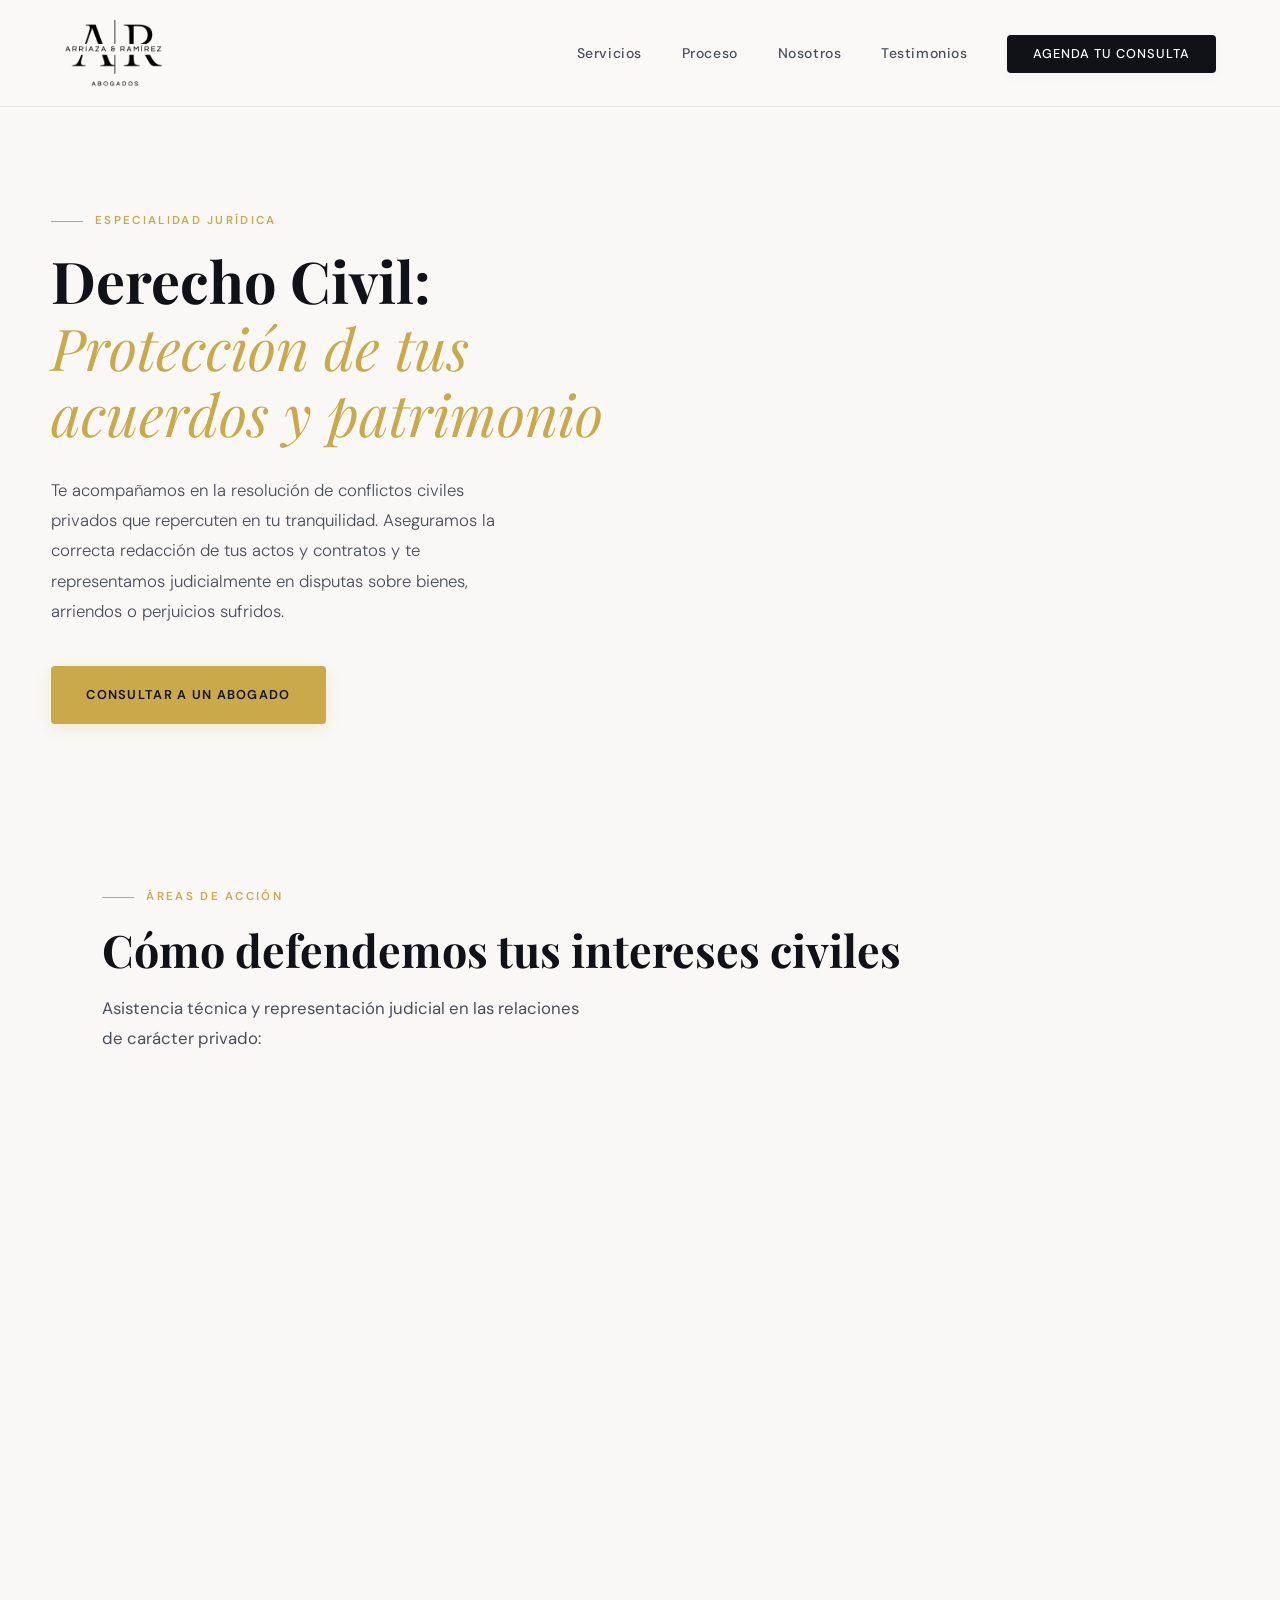
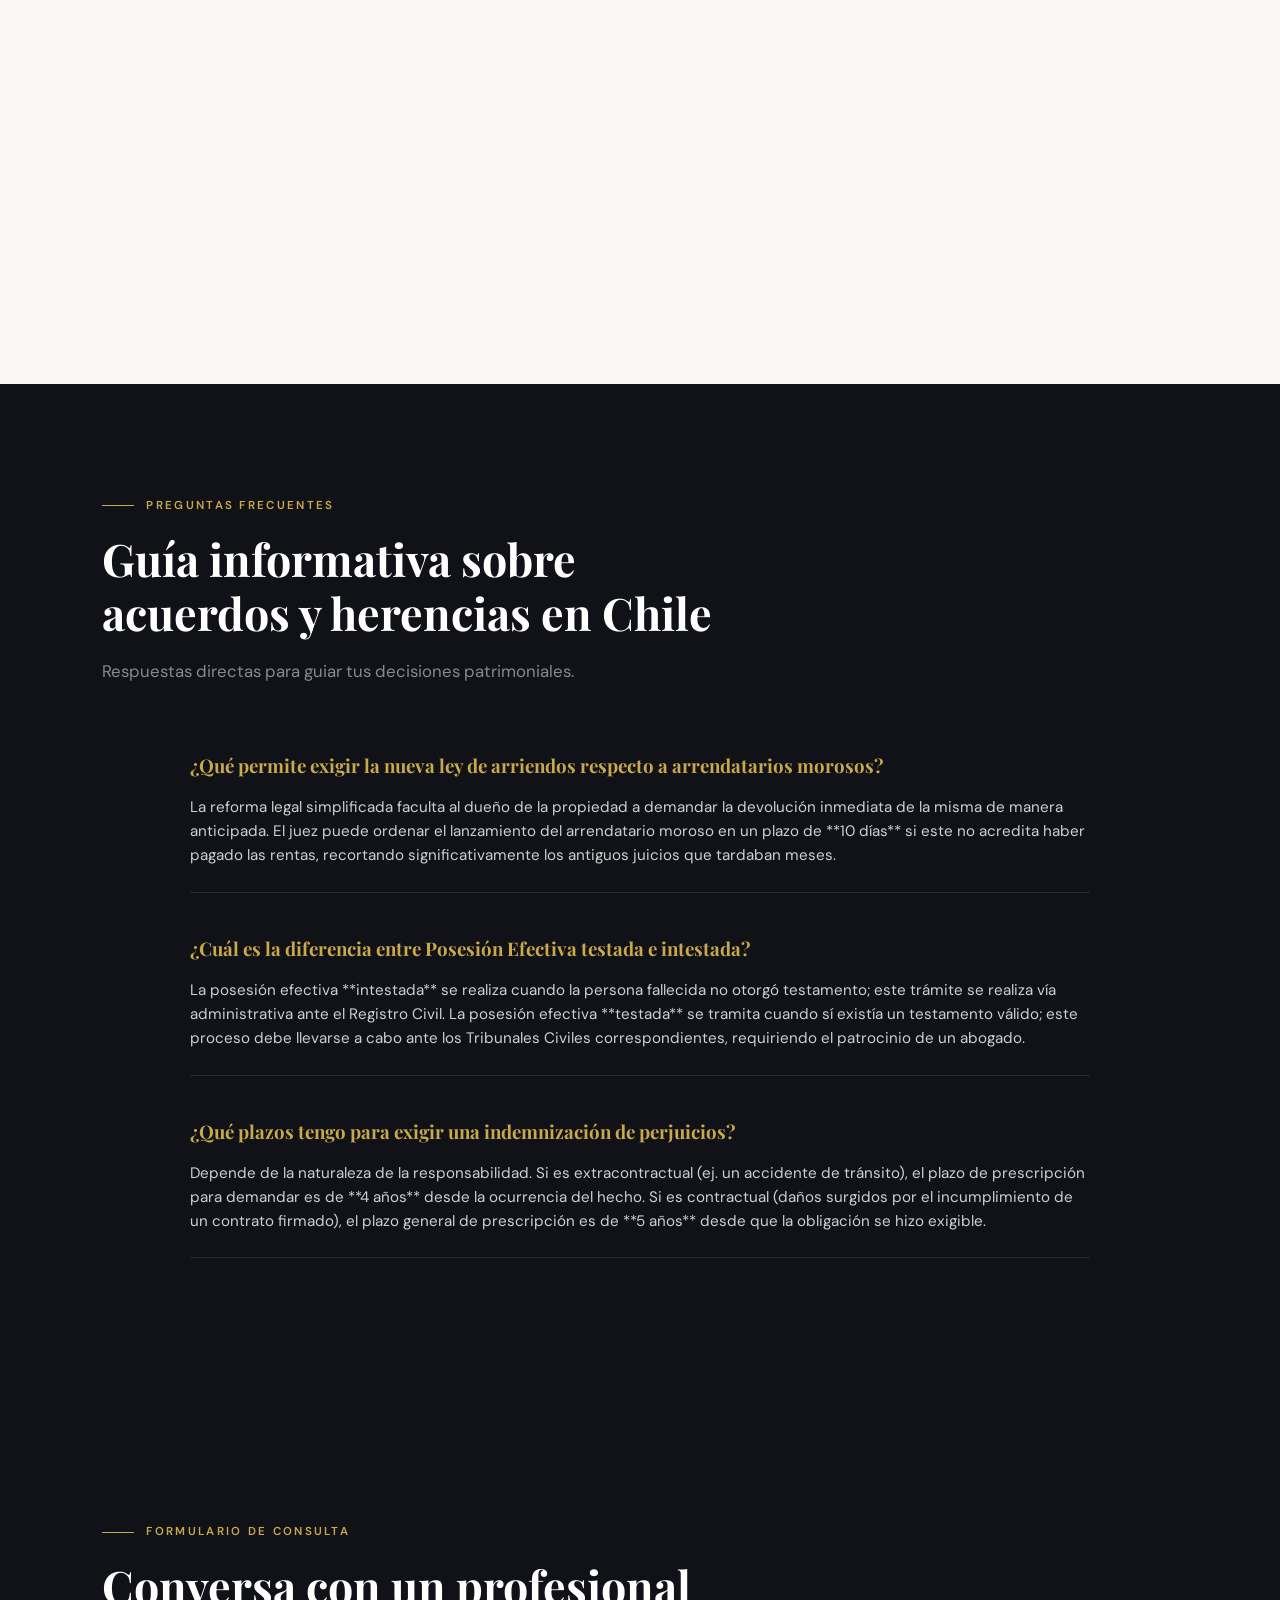
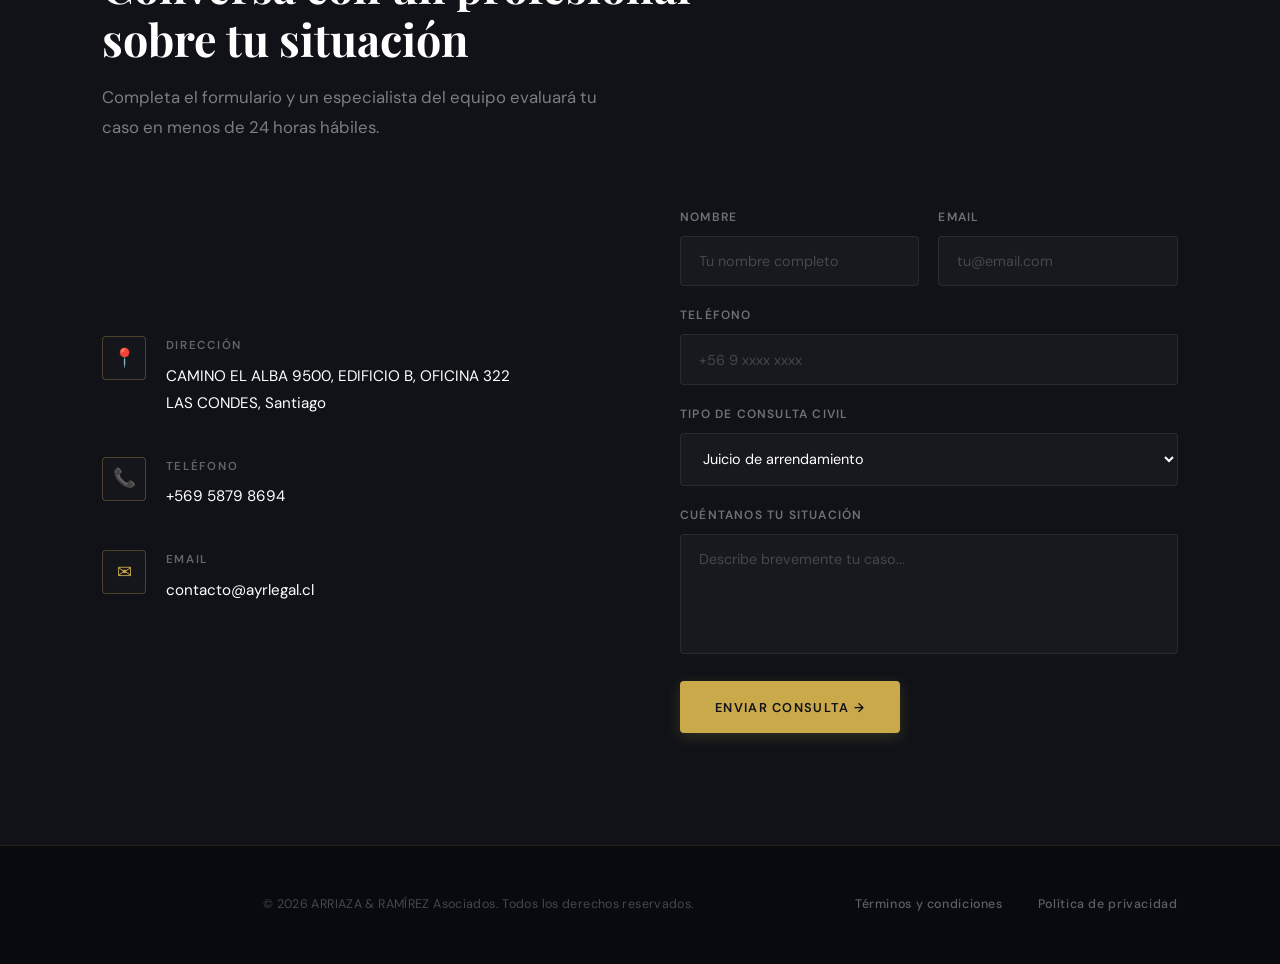
<file: derecho-civil/index.html>
<!DOCTYPE html>
<html lang="es">

<head>
  <meta charset="UTF-8">
  <meta name="viewport" content="width=device-width, initial-scale=1.0">
  <title>Derecho Civil en Santiago | Soluciones y Defensa Patrimonial</title>
  <meta name="description" content="Especialistas en Derecho Civil en Chile. Asesoría en contratos, herencias, juicios de arrendamiento e indemnizaciones. Agenda tu consulta en Las Condes.">
  <meta name="robots" content="index, follow">
  
  <!-- Open Graph -->
  <meta property="og:title" content="Asesoría Civil | Arriaza & Ramírez Asociados">
  <meta property="og:description" content="Protección patrimonial y asesoría civil estratégica. Contratos, arrendamientos y herencias en Chile.">
  <meta property="og:image" content="https://www.ayrlegal.cl/media/logo/logo_oficial.png">
  <meta property="og:url" content="https://www.ayrlegal.cl/derecho-civil/">
  <meta property="og:type" content="website">

  <link rel="icon" type="image/png" href="../media/logo/logo_oficial.png">
  <link
    href="https://fonts.googleapis.com/css2?family=Playfair+Display:ital,wght@0,400;0,700;1,400&family=DM+Sans:wght@300;400;500&display=swap"
    rel="stylesheet">
  <link rel="stylesheet" href="../style.css">

  <!-- Schema LegalService -->
  <script type="application/ld+json">
  {
    "@context": "https://schema.org",
    "@type": "LegalService",
    "name": "Arriaza & Ramírez Asociados - Especialidad Civil",
    "image": "https://www.ayrlegal.cl/media/logo/logo_oficial.png",
    "url": "https://www.ayrlegal.cl/derecho-civil/",
    "telephone": "+56958798694",
    "address": {
      "@type": "PostalAddress",
      "streetAddress": "Camino El Alba 9500, Edificio B, Oficina 322",
      "addressLocality": "Las Condes",
      "addressRegion": "Región Metropolitana",
      "postalCode": "7550000",
      "addressCountry": "CL"
    }
  }
  </script>
</head>

<body>

  <!-- NAV -->
  <nav>
    <a class="logo-link" href="../">
      <img src="../media/logo/logo_oficial.png" alt="Arriaza & Ramírez Asociados" class="nav-logo-img">
    </a>
    <ul>
      <li><a href="../#servicios">Servicios</a></li>
      <li><a href="../#proceso">Proceso</a></li>
      <li><a href="../#nosotros">Nosotros</a></li>
      <li><a href="../#testimonios">Testimonios</a></li>
      <li><a class="btn-nav" href="#contacto">Agenda tu consulta</a></li>
    </ul>
  </nav>

  <!-- HERO SERVICIO -->
  <section class="hero" style="min-height: 70vh; padding-top: 10rem;">
    <div class="hero-left" style="max-width: 800px;">
      <div class="section-label">Especialidad Jurídica</div>
      <h1>Derecho Civil:<br><em>Protección de tus acuerdos y patrimonio</em></h1>
      <p class="hero-sub">
        Te acompañamos en la resolución de conflictos civiles privados que repercuten en tu tranquilidad. Aseguramos la correcta redacción de tus actos y contratos y te representamos judicialmente en disputas sobre bienes, arriendos o perjuicios sufridos.
      </p>
      <div class="hero-actions">
        <a href="#contacto" class="btn-primary">Consultar a un Abogado</a>
      </div>
    </div>
  </section>

  <!-- DETALLES DEL SERVICIO -->
  <section class="section" id="detalles">
    <div class="section-label">Áreas de Acción</div>
    <h2>Cómo defendemos tus intereses civiles</h2>
    <p class="section-intro">Asistencia técnica y representación judicial en las relaciones de carácter privado:</p>

    <div class="services-grid" style="margin-top: 3rem;">
      <div class="service-card" style="cursor: default;">
        <div class="service-icon">🏠</div>
        <div class="service-title">Juicios de Arrendamiento</div>
        <p class="service-desc">Recuperación de bienes raíces por no pago de rentas o deterioros. Tramitación rápida bajo el procedimiento especial de la ley <a href="https://www.chileatiende.gob.cl/fichas/3283-demanda-de-terminacion-de-contrato-de-arrendamiento" target="_blank" rel="noopener noreferrer" style="color: var(--gold); text-decoration: underline;">Devuélveme mi Casa</a>.</p>
      </div>
      <div class="service-card" style="cursor: default;">
        <div class="service-icon">📄</div>
        <div class="service-title">Redacción de Contratos</div>
        <p class="service-desc">Elaboración rigurosa de promesas de compraventa, compraventas, mandatos y transacciones extrajudiciales que previenen futuros pleitos legales.</p>
      </div>
      <div class="service-card" style="cursor: default;">
        <div class="service-icon">💸</div>
        <div class="service-title">Indemnización de Perjuicios</div>
        <p class="service-desc">Acciones judiciales destinadas a obtener reparación económica por daños morales y materiales (daño emergente y lucro cesante) derivados de accidentes o incumplimiento de acuerdos.</p>
      </div>
      <div class="service-card" style="cursor: default;">
        <div class="service-icon">📜</div>
        <div class="service-title">Herencias y Posesiones Efectivas</div>
        <p class="service-desc">Trámites sucesorios intestados ante el <a href="https://www.chileatiende.gob.cl/fichas/3305-solicitud-de-posesion-efectiva-de-herencia-intestada" target="_blank" rel="noopener noreferrer" style="color: var(--gold); text-decoration: underline;">Registro Civil</a> o testados ante tribunales civiles. Partición de comunidades hereditarias.</p>
      </div>
    </div>
  </section>

  <!-- SECCIÓN FAQ / TRÁFICO FRÍO (SEO INFORMATIVO) -->
  <section class="section-dark" id="preguntas-frecuentes">
    <div class="section-label" style="color: var(--gold);">Preguntas Frecuentes</div>
    <h2 style="color: var(--white);">Guía informativa sobre<br>acuerdos y herencias en Chile</h2>
    <p class="section-intro">Respuestas directas para guiar tus decisiones patrimoniales.</p>

    <div style="max-width: 900px; margin: 3rem auto 0 auto; color: var(--white);">
      <div style="margin-bottom: 2.5rem; border-bottom: 1px solid rgba(255,255,255,0.1); padding-bottom: 1.5rem;">
        <h3 style="color: var(--gold); font-family: 'Playfair Display', serif; margin-bottom: 0.75rem;">¿Qué permite exigir la nueva ley de arriendos respecto a arrendatarios morosos?</h3>
        <p style="color: rgba(255,255,255,0.8); font-size: 0.95rem; line-height: 1.6;">La reforma legal simplificada faculta al dueño de la propiedad a demandar la devolución inmediata de la misma de manera anticipada. El juez puede ordenar el lanzamiento del arrendatario moroso en un plazo de **10 días** si este no acredita haber pagado las rentas, recortando significativamente los antiguos juicios que tardaban meses.</p>
      </div>
      <div style="margin-bottom: 2.5rem; border-bottom: 1px solid rgba(255,255,255,0.1); padding-bottom: 1.5rem;">
        <h3 style="color: var(--gold); font-family: 'Playfair Display', serif; margin-bottom: 0.75rem;">¿Cuál es la diferencia entre Posesión Efectiva testada e intestada?</h3>
        <p style="color: rgba(255,255,255,0.8); font-size: 0.95rem; line-height: 1.6;">La posesión efectiva **intestada** se realiza cuando la persona fallecida no otorgó testamento; este trámite se realiza vía administrativa ante el Registro Civil. La posesión efectiva **testada** se tramita cuando sí existía un testamento válido; este proceso debe llevarse a cabo ante los Tribunales Civiles correspondientes, requiriendo el patrocinio de un abogado.</p>
      </div>
      <div style="margin-bottom: 2.5rem; border-bottom: 1px solid rgba(255,255,255,0.1); padding-bottom: 1.5rem;">
        <h3 style="color: var(--gold); font-family: 'Playfair Display', serif; margin-bottom: 0.75rem;">¿Qué plazos tengo para exigir una indemnización de perjuicios?</h3>
        <p style="color: rgba(255,255,255,0.8); font-size: 0.95rem; line-height: 1.6;">Depende de la naturaleza de la responsabilidad. Si es extracontractual (ej. un accidente de tránsito), el plazo de prescripción para demandar es de **4 años** desde la ocurrencia del hecho. Si es contractual (daños surgidos por el incumplimiento de un contrato firmado), el plazo general de prescripción es de **5 años** desde que la obligación se hizo exigible.</p>
      </div>
    </div>
  </section>

  <!-- CONTACTO -->
  <section class="contact" id="contacto">
    <div class="section-label">Formulario de Consulta</div>
    <h2>Conversa con un profesional<br>sobre tu situación</h2>
    <p class="section-intro">Completa el formulario y un especialista del equipo evaluará tu caso en menos de 24 horas hábiles.</p>

    <div class="contact-grid">
      <div class="contact-info">
        <div class="contact-item">
          <div class="contact-icon">📍</div>
          <div>
            <div class="contact-label">Dirección</div>
            <div class="contact-value">CAMINO EL ALBA 9500, EDIFICIO B, OFICINA 322 <br>LAS CONDES, Santiago</div>
          </div>
        </div>
        <div class="contact-item">
          <div class="contact-icon">📞</div>
          <div>
            <div class="contact-label">Teléfono</div>
            <div class="contact-value">+569 5879 8694</div>
          </div>
        </div>
        <div class="contact-item">
          <div class="contact-icon">✉</div>
          <div>
            <div class="contact-label">Email</div>
            <div class="contact-value">contacto@ayrlegal.cl</div>
          </div>
        </div>
      </div>

      <form class="contact-form">
        <input type="hidden" name="origen" value="Página Derecho Civil">
        <div class="form-row">
          <div class="form-group">
            <label class="form-label">Nombre</label>
            <input type="text" name="nombre" placeholder="Tu nombre completo" required>
          </div>
          <div class="form-group">
            <label class="form-label">Email</label>
            <input type="email" name="email" placeholder="tu@email.com" required>
          </div>
        </div>
        <div class="form-group">
          <label class="form-label">Teléfono</label>
          <input type="tel" name="telefono" placeholder="+56 9 xxxx xxxx" required>
        </div>
        <div class="form-group">
          <label class="form-label">Tipo de consulta civil</label>
          <select name="categoria" required>
            <option value="Juicio de arrendamiento">Juicio de arrendamiento</option>
            <option value="Redacción / revisión de contrato">Redacción / revisión de contrato</option>
            <option value="Indemnización de perjuicios">Indemnización de perjuicios</option>
            <option value="Herencias / Posesión efectiva">Herencias / Posesión efectiva</option>
            <option value="Otro tema civil">Otro tema civil</option>
          </select>
        </div>
        <div class="form-group">
          <label class="form-label">Cuéntanos tu situación</label>
          <textarea name="mensaje" placeholder="Describe brevemente tu caso..." required></textarea>
        </div>
        <button type="submit" class="btn-primary" style="align-self: flex-start; margin-top: 0.5rem;">
          Enviar Consulta →
        </button>
      </form>
    </div>
  </section>

  <!-- FOOTER -->
  <footer>
    <div class="footer-main">
      <a class="footer-logo" href="../"><span> </span></a>
      <div class="footer-copy">© 2026 ARRIAZA & RAMÍREZ Asociados. Todos los derechos reservados.</div>
      <div class="footer-links">
        <a href="javascript:void(0)" onclick="openModal('terminos')">Términos y condiciones</a>
        <a href="javascript:void(0)" onclick="openModal('privacidad')">Política de privacidad</a>
      </div>
    </div>
  </footer>

  <script src="../script.js"></script>
</body>

</html>
</file>
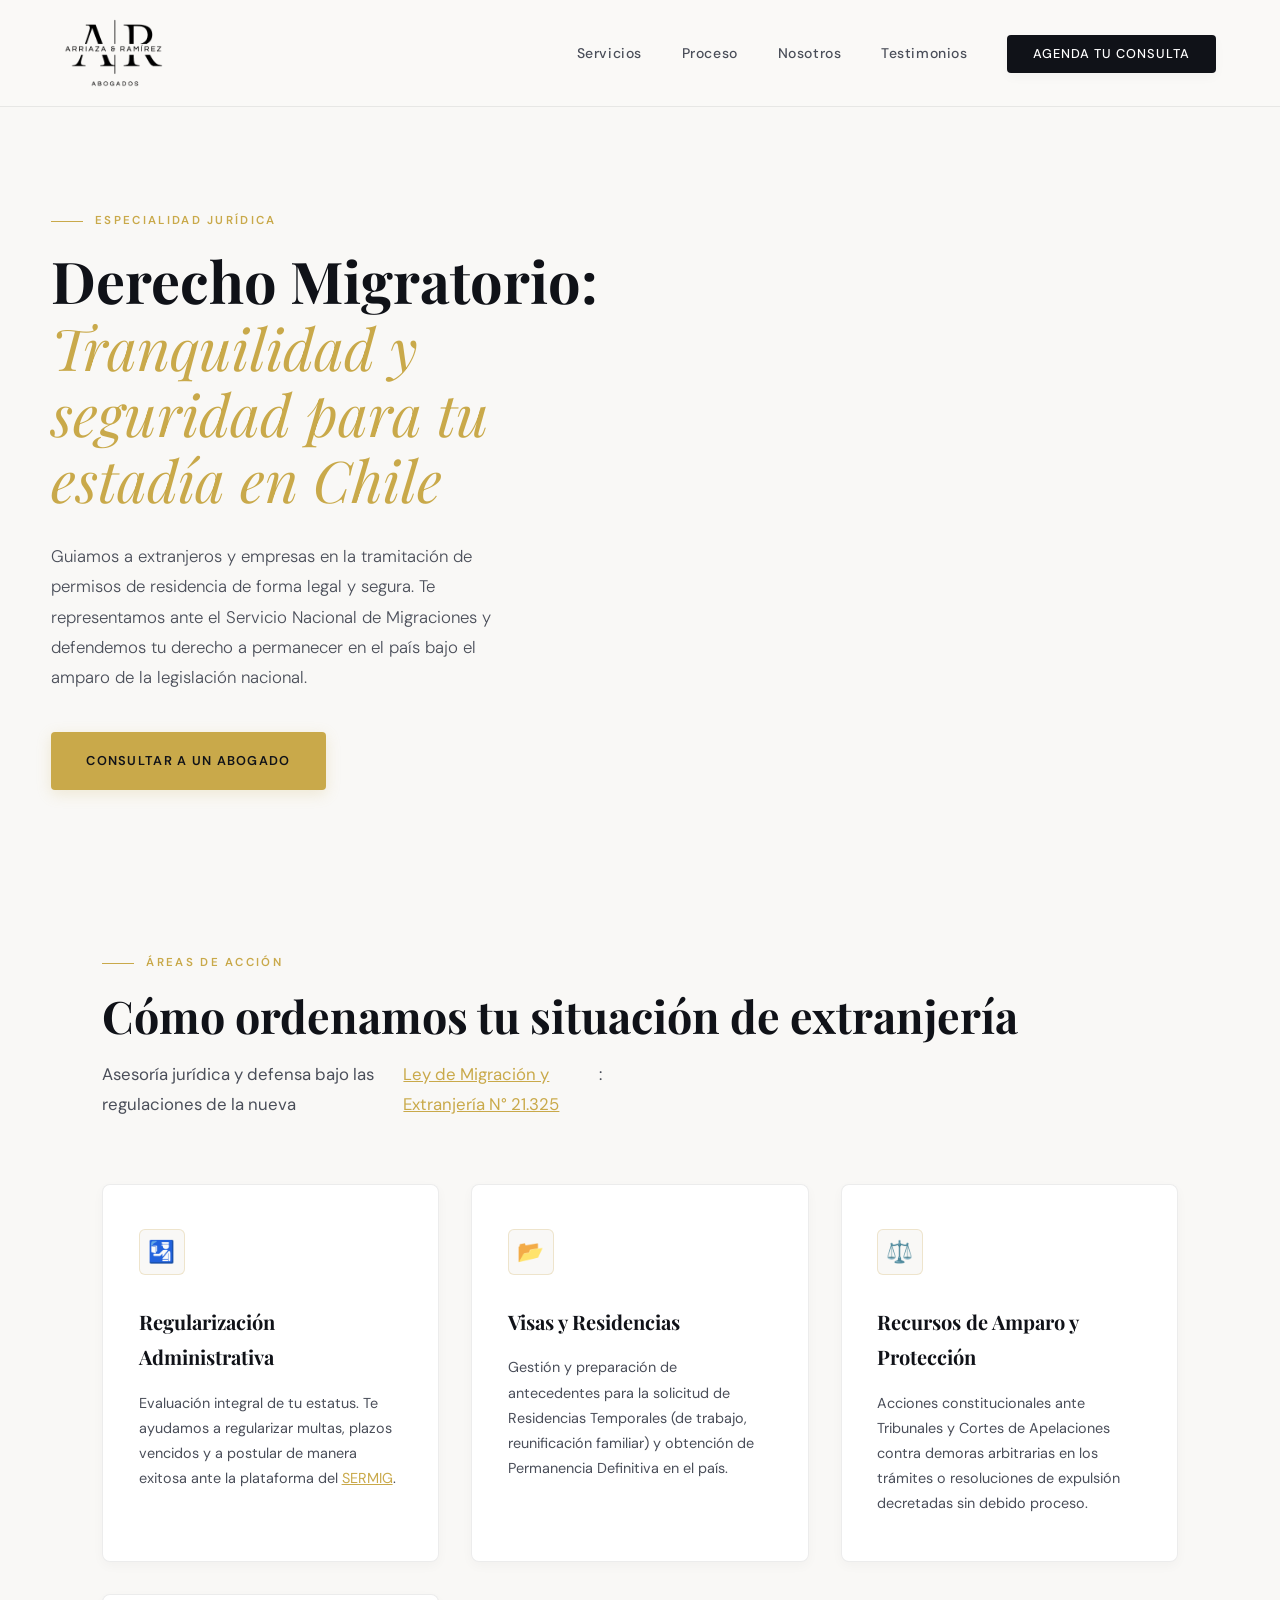
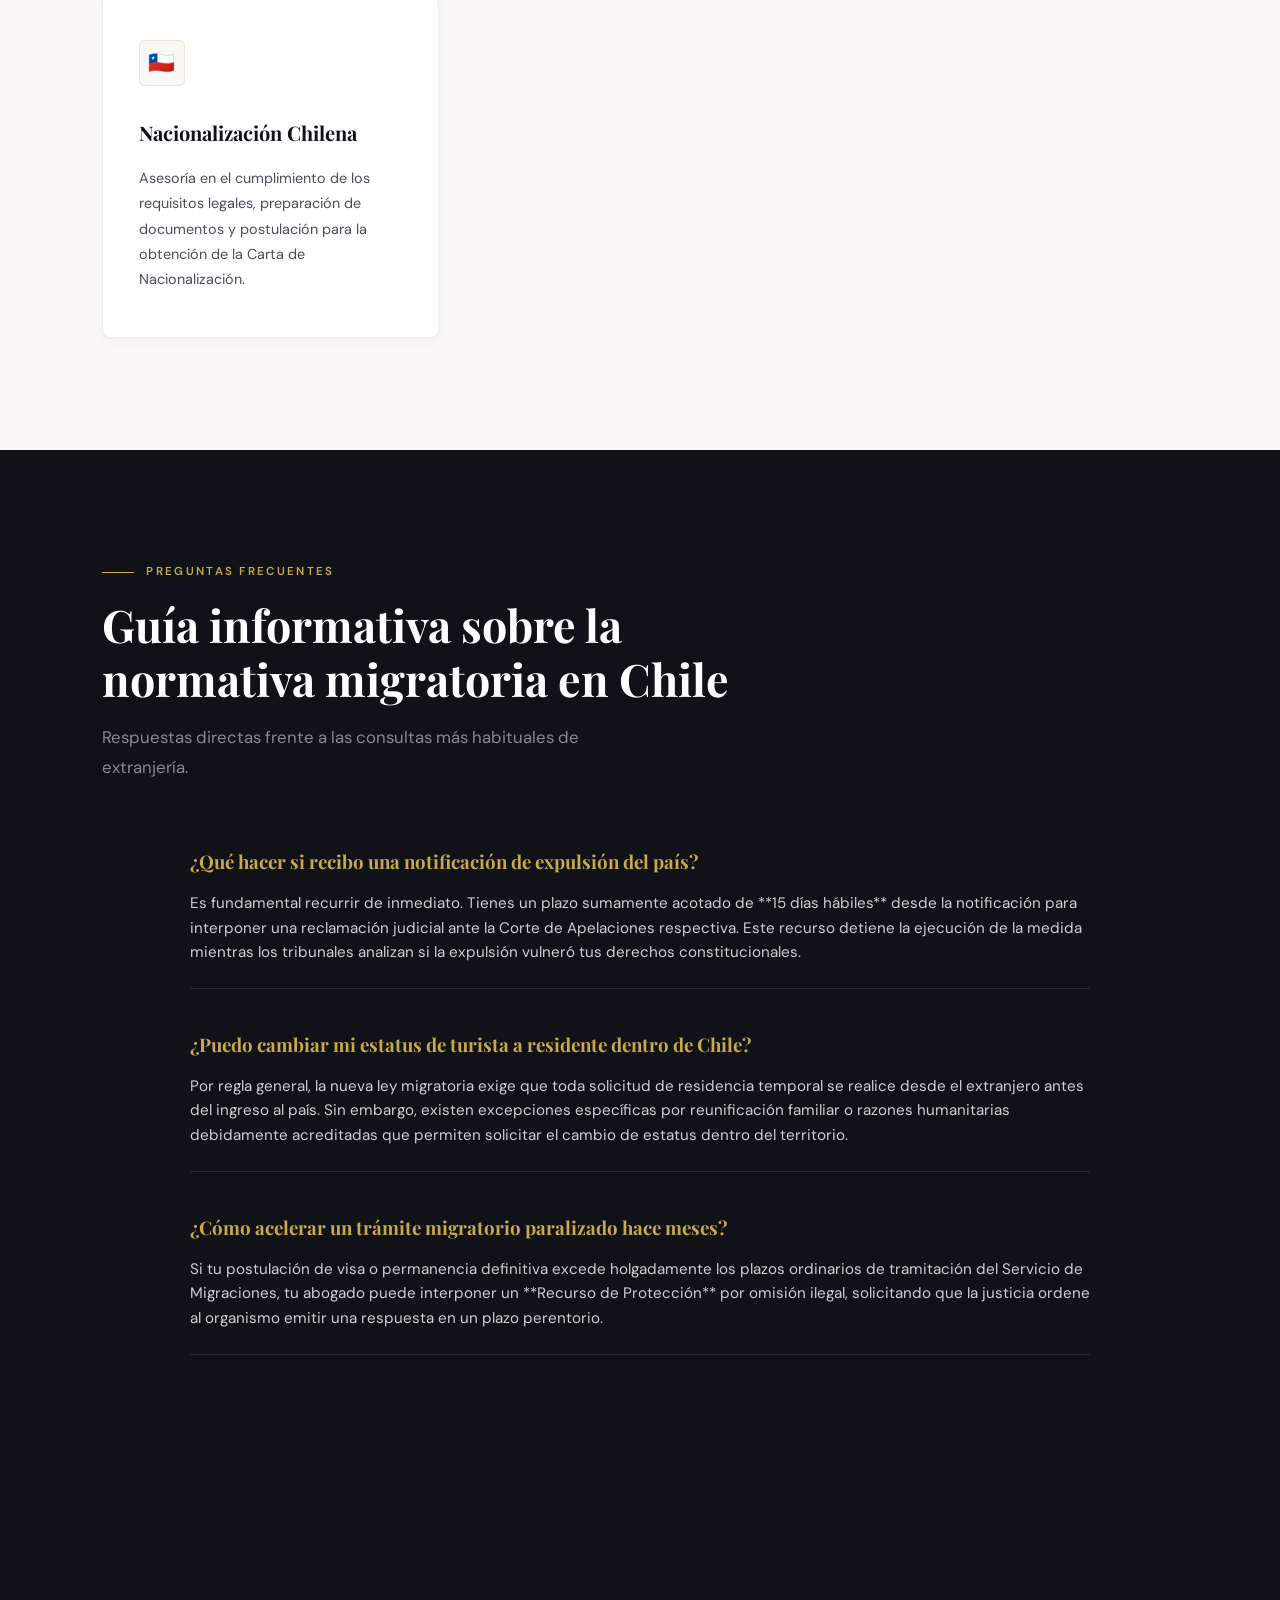
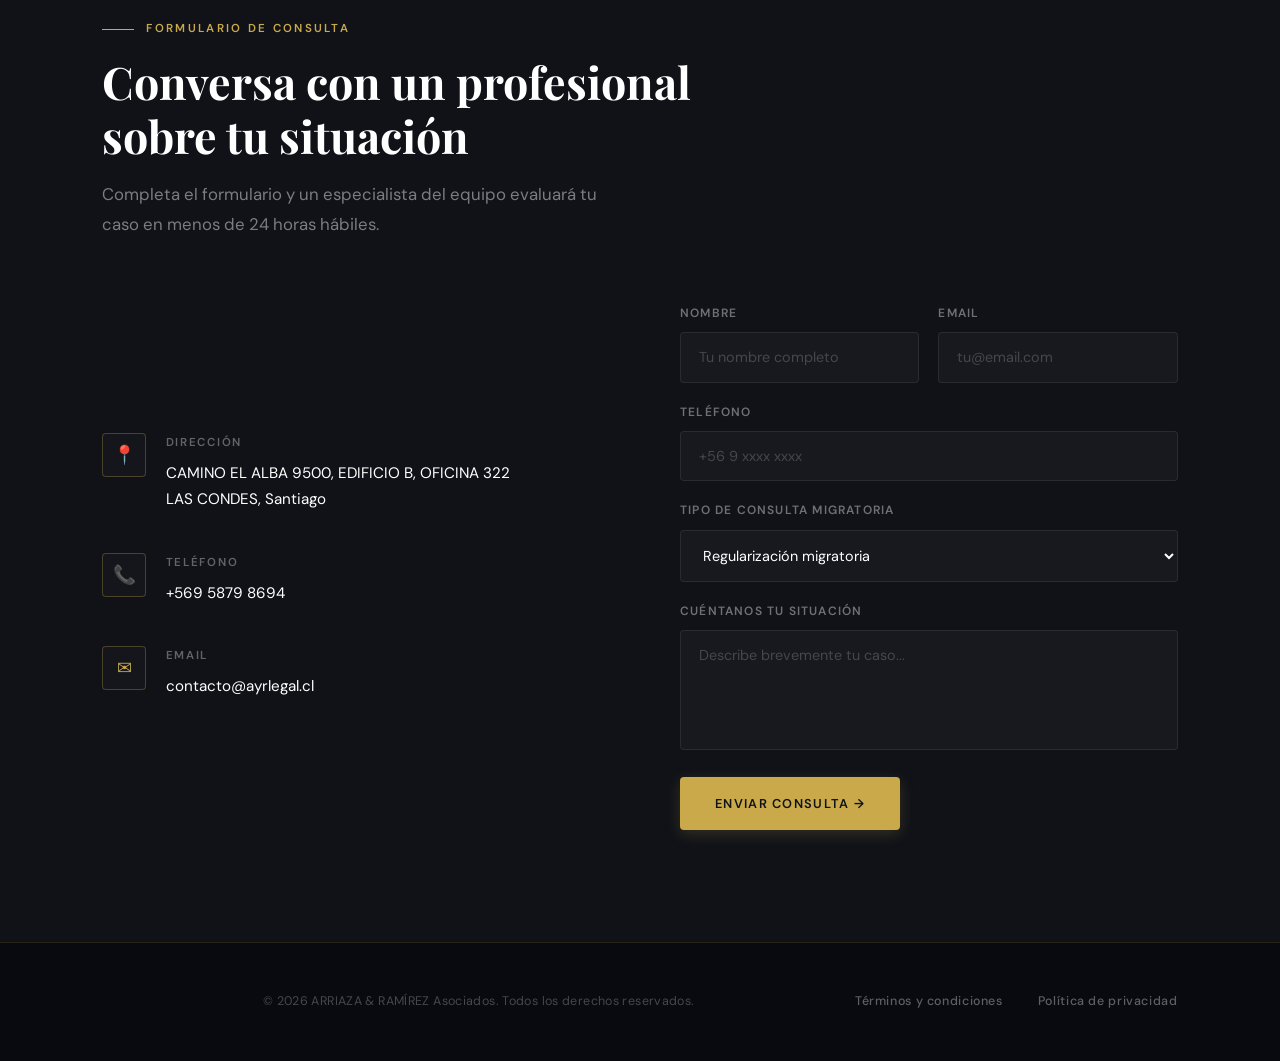
<file: derecho-migratorio/index.html>
<!DOCTYPE html>
<html lang="es">

<head>
  <meta charset="UTF-8">
  <meta name="viewport" content="width=device-width, initial-scale=1.0">
  <title>Derecho Migratorio en Chile | Asesoría y Regularización</title>
  <meta name="description" content="Especialistas en Extranjería y Derecho Migratorio chileno. Regularización, visas, permanencia definitiva y recursos judiciales de amparo ante expulsiones.">
  <meta name="robots" content="index, follow">
  
  <!-- Open Graph -->
  <meta property="og:title" content="Asesoría Migratoria | Arriaza & Ramírez Asociados">
  <meta property="og:description" content="Asesoría y defensas migratorias en Chile. Expertos en visas, residencias y amparos constitucionales.">
  <meta property="og:image" content="https://www.ayrlegal.cl/media/logo/logo_oficial.png">
  <meta property="og:url" content="https://www.ayrlegal.cl/derecho-migratorio/">
  <meta property="og:type" content="website">

  <link rel="icon" type="image/png" href="../media/logo/logo_oficial.png">
  <link
    href="https://fonts.googleapis.com/css2?family=Playfair+Display:ital,wght@0,400;0,700;1,400&family=DM+Sans:wght@300;400;500&display=swap"
    rel="stylesheet">
  <link rel="stylesheet" href="../style.css">

  <!-- Schema LegalService -->
  <script type="application/ld+json">
  {
    "@context": "https://schema.org",
    "@type": "LegalService",
    "name": "Arriaza & Ramírez Asociados - Especialidad Migratoria",
    "image": "https://www.ayrlegal.cl/media/logo/logo_oficial.png",
    "url": "https://www.ayrlegal.cl/derecho-migratorio/",
    "telephone": "+56958798694",
    "address": {
      "@type": "PostalAddress",
      "streetAddress": "Camino El Alba 9500, Edificio B, Oficina 322",
      "addressLocality": "Las Condes",
      "addressRegion": "Región Metropolitana",
      "postalCode": "7550000",
      "addressCountry": "CL"
    }
  }
  </script>
</head>

<body>

  <!-- NAV -->
  <nav>
    <a class="logo-link" href="../">
      <img src="../media/logo/logo_oficial.png" alt="Arriaza & Ramírez Asociados" class="nav-logo-img">
    </a>
    <ul>
      <li><a href="../#servicios">Servicios</a></li>
      <li><a href="../#proceso">Proceso</a></li>
      <li><a href="../#nosotros">Nosotros</a></li>
      <li><a href="../#testimonios">Testimonios</a></li>
      <li><a class="btn-nav" href="#contacto">Agenda tu consulta</a></li>
    </ul>
  </nav>

  <!-- HERO SERVICIO -->
  <section class="hero" style="min-height: 70vh; padding-top: 10rem;">
    <div class="hero-left" style="max-width: 800px;">
      <div class="section-label">Especialidad Jurídica</div>
      <h1>Derecho Migratorio:<br><em>Tranquilidad y seguridad para tu estadía en Chile</em></h1>
      <p class="hero-sub">
        Guiamos a extranjeros y empresas en la tramitación de permisos de residencia de forma legal y segura. Te representamos ante el Servicio Nacional de Migraciones y defendemos tu derecho a permanecer en el país bajo el amparo de la legislación nacional.
      </p>
      <div class="hero-actions">
        <a href="#contacto" class="btn-primary">Consultar a un Abogado</a>
      </div>
    </div>
  </section>

  <!-- DETALLES DEL SERVICIO -->
  <section class="section" id="detalles">
    <div class="section-label">Áreas de Acción</div>
    <h2>Cómo ordenamos tu situación de extranjería</h2>
    <p class="section-intro">Asesoría jurídica y defensa bajo las regulaciones de la nueva <a href="https://www.bcn.cl/leychile/navegar?idNorma=1158872" target="_blank" rel="noopener noreferrer" style="color: var(--gold); text-decoration: underline;">Ley de Migración y Extranjería N° 21.325</a>:</p>

    <div class="services-grid" style="margin-top: 3rem;">
      <div class="service-card" style="cursor: default;">
        <div class="service-icon">🛂</div>
        <div class="service-title">Regularización Administrativa</div>
        <p class="service-desc">Evaluación integral de tu estatus. Te ayudamos a regularizar multas, plazos vencidos y a postular de manera exitosa ante la plataforma del <a href="https://serviciomigraciones.cl/" target="_blank" rel="noopener noreferrer" style="color: var(--gold); text-decoration: underline;">SERMIG</a>.</p>
      </div>
      <div class="service-card" style="cursor: default;">
        <div class="service-icon">📂</div>
        <div class="service-title">Visas y Residencias</div>
        <p class="service-desc">Gestión y preparación de antecedentes para la solicitud de Residencias Temporales (de trabajo, reunificación familiar) y obtención de Permanencia Definitiva en el país.</p>
      </div>
      <div class="service-card" style="cursor: default;">
        <div class="service-icon">⚖️</div>
        <div class="service-title">Recursos de Amparo y Protección</div>
        <p class="service-desc">Acciones constitucionales ante Tribunales y Cortes de Apelaciones contra demoras arbitrarias en los trámites o resoluciones de expulsión decretadas sin debido proceso.</p>
      </div>
      <div class="service-card" style="cursor: default;">
        <div class="service-icon">🇨🇱</div>
        <div class="service-title">Nacionalización Chilena</div>
        <p class="service-desc">Asesoría en el cumplimiento de los requisitos legales, preparación de documentos y postulación para la obtención de la Carta de Nacionalización.</p>
      </div>
    </div>
  </section>

  <!-- SECCIÓN FAQ / TRÁFICO FRÍO (SEO INFORMATIVO) -->
  <section class="section-dark" id="preguntas-frecuentes">
    <div class="section-label" style="color: var(--gold);">Preguntas Frecuentes</div>
    <h2 style="color: var(--white);">Guía informativa sobre la<br>normativa migratoria en Chile</h2>
    <p class="section-intro">Respuestas directas frente a las consultas más habituales de extranjería.</p>

    <div style="max-width: 900px; margin: 3rem auto 0 auto; color: var(--white);">
      <div style="margin-bottom: 2.5rem; border-bottom: 1px solid rgba(255,255,255,0.1); padding-bottom: 1.5rem;">
        <h3 style="color: var(--gold); font-family: 'Playfair Display', serif; margin-bottom: 0.75rem;">¿Qué hacer si recibo una notificación de expulsión del país?</h3>
        <p style="color: rgba(255,255,255,0.8); font-size: 0.95rem; line-height: 1.6;">Es fundamental recurrir de inmediato. Tienes un plazo sumamente acotado de **15 días hábiles** desde la notificación para interponer una reclamación judicial ante la Corte de Apelaciones respectiva. Este recurso detiene la ejecución de la medida mientras los tribunales analizan si la expulsión vulneró tus derechos constitucionales.</p>
      </div>
      <div style="margin-bottom: 2.5rem; border-bottom: 1px solid rgba(255,255,255,0.1); padding-bottom: 1.5rem;">
        <h3 style="color: var(--gold); font-family: 'Playfair Display', serif; margin-bottom: 0.75rem;">¿Puedo cambiar mi estatus de turista a residente dentro de Chile?</h3>
        <p style="color: rgba(255,255,255,0.8); font-size: 0.95rem; line-height: 1.6;">Por regla general, la nueva ley migratoria exige que toda solicitud de residencia temporal se realice desde el extranjero antes del ingreso al país. Sin embargo, existen excepciones específicas por reunificación familiar o razones humanitarias debidamente acreditadas que permiten solicitar el cambio de estatus dentro del territorio.</p>
      </div>
      <div style="margin-bottom: 2.5rem; border-bottom: 1px solid rgba(255,255,255,0.1); padding-bottom: 1.5rem;">
        <h3 style="color: var(--gold); font-family: 'Playfair Display', serif; margin-bottom: 0.75rem;">¿Cómo acelerar un trámite migratorio paralizado hace meses?</h3>
        <p style="color: rgba(255,255,255,0.8); font-size: 0.95rem; line-height: 1.6;">Si tu postulación de visa o permanencia definitiva excede holgadamente los plazos ordinarios de tramitación del Servicio de Migraciones, tu abogado puede interponer un **Recurso de Protección** por omisión ilegal, solicitando que la justicia ordene al organismo emitir una respuesta en un plazo perentorio.</p>
      </div>
    </div>
  </section>

  <!-- CONTACTO -->
  <section class="contact" id="contacto">
    <div class="section-label">Formulario de Consulta</div>
    <h2>Conversa con un profesional<br>sobre tu situación</h2>
    <p class="section-intro">Completa el formulario y un especialista del equipo evaluará tu caso en menos de 24 horas hábiles.</p>

    <div class="contact-grid">
      <div class="contact-info">
        <div class="contact-item">
          <div class="contact-icon">📍</div>
          <div>
            <div class="contact-label">Dirección</div>
            <div class="contact-value">CAMINO EL ALBA 9500, EDIFICIO B, OFICINA 322 <br>LAS CONDES, Santiago</div>
          </div>
        </div>
        <div class="contact-item">
          <div class="contact-icon">📞</div>
          <div>
            <div class="contact-label">Teléfono</div>
            <div class="contact-value">+569 5879 8694</div>
          </div>
        </div>
        <div class="contact-item">
          <div class="contact-icon">✉</div>
          <div>
            <div class="contact-label">Email</div>
            <div class="contact-value">contacto@ayrlegal.cl</div>
          </div>
        </div>
      </div>

      <form class="contact-form">
        <input type="hidden" name="origen" value="Página Derecho Migratorio">
        <div class="form-row">
          <div class="form-group">
            <label class="form-label">Nombre</label>
            <input type="text" name="nombre" placeholder="Tu nombre completo" required>
          </div>
          <div class="form-group">
            <label class="form-label">Email</label>
            <input type="email" name="email" placeholder="tu@email.com" required>
          </div>
        </div>
        <div class="form-group">
          <label class="form-label">Teléfono</label>
          <input type="tel" name="telefono" placeholder="+56 9 xxxx xxxx" required>
        </div>
        <div class="form-group">
          <label class="form-label">Tipo de consulta migratoria</label>
          <select name="categoria" required>
            <option value="Regularización de visa">Regularización migratoria</option>
            <option value="Residencia temporal / definitiva">Residencia temporal / definitiva</option>
            <option value="Orden de expulsión / Amparo">Orden de expulsión / Recurso de amparo</option>
            <option value="Nacionalidad chilena">Nacionalización</option>
            <option value="Otra consulta migratoria">Otra consulta migratoria</option>
          </select>
        </div>
        <div class="form-group">
          <label class="form-label">Cuéntanos tu situación</label>
          <textarea name="mensaje" placeholder="Describe brevemente tu caso..." required></textarea>
        </div>
        <button type="submit" class="btn-primary" style="align-self: flex-start; margin-top: 0.5rem;">
          Enviar Consulta →
        </button>
      </form>
    </div>
  </section>

  <!-- FOOTER -->
  <footer>
    <div class="footer-main">
      <a class="footer-logo" href="../"><span> </span></a>
      <div class="footer-copy">© 2026 ARRIAZA & RAMÍREZ Asociados. Todos los derechos reservados.</div>
      <div class="footer-links">
        <a href="javascript:void(0)" onclick="openModal('terminos')">Términos y condiciones</a>
        <a href="javascript:void(0)" onclick="openModal('privacidad')">Política de privacidad</a>
      </div>
    </div>
  </footer>

  <script src="../script.js"></script>
</body>

</html>
</file>
<file: style.css>
*,
*::before,
*::after {
  box-sizing: border-box;
  margin: 0;
  padding: 0;
}

:root {
  --ink: hsl(225, 20%, 8%);
  --ink-light: hsl(225, 9%, 32%);
  --gold: hsl(45, 54%, 54%);
  --gold-light: hsl(45, 71%, 79%);
  --gold-pale: hsl(42, 43%, 95%);
  --cream: hsl(40, 20%, 97%);
  --white: hsl(0, 0%, 100%);
  --border: rgba(15, 17, 23, 0.08);
  --border-gold: rgba(201, 168, 76, 0.25);
  --transition-smooth: all 0.4s cubic-bezier(0.25, 0.8, 0.25, 1);
  --shadow-sm: 0 4px 12px rgba(15, 17, 23, 0.03);
  --shadow-md: 0 12px 36px rgba(15, 17, 23, 0.06);
  --shadow-lg: 0 24px 60px rgba(15, 17, 23, 0.1);
}

html {
  scroll-behavior: smooth;
}

body {
  font-family: 'DM Sans', sans-serif;
  background: var(--cream);
  color: var(--ink);
  font-size: 16px;
  line-height: 1.76;
  overflow-x: hidden;
  -webkit-font-smoothing: antialiased;
}

/* ── NAV ── */
nav {
  position: fixed;
  top: 0;
  left: 0;
  right: 0;
  z-index: 100;
  display: flex;
  align-items: center;
  justify-content: space-between;
  padding: 1.2rem 5%;
  background: rgba(250, 249, 247, 0.95);
  backdrop-filter: blur(16px);
  border-bottom: 1px solid var(--border);
  transition: var(--transition-smooth);
}

.logo {
  font-family: 'Playfair Display', serif;
  font-size: 1.25rem;
  font-weight: 700;
  letter-spacing: 0.02em;
  color: var(--ink);
  text-decoration: none;
  transition: var(--transition-smooth);
}

.logo span {
  color: var(--gold);
}

.logo:hover {
  opacity: 0.85;
}

.logo-link {
  display: flex;
  align-items: center;
  text-decoration: none;
  transition: var(--transition-smooth);
}

.logo-link:hover {
  opacity: 0.85;
}

.nav-logo-img {
  height: 68px;
  width: auto;
  object-fit: contain;
  display: block;
}

nav ul {
  list-style: none;
  display: flex;
  align-items: center;
  gap: 2.5rem;
}

nav ul a {
  text-decoration: none;
  color: var(--ink-light);
  font-size: 0.875rem;
  font-weight: 500;
  letter-spacing: 0.04em;
  transition: var(--transition-smooth);
  position: relative;
}

nav ul a:not(.btn-nav)::after {
  content: '';
  position: absolute;
  bottom: -4px;
  left: 0;
  width: 0;
  height: 1.5px;
  background: var(--gold);
  transition: var(--transition-smooth);
}

nav ul a:not(.btn-nav):hover {
  color: var(--gold);
}

nav ul a:not(.btn-nav):hover::after {
  width: 100%;
}

.btn-nav {
  background: var(--ink);
  color: var(--white) !important;
  padding: 0.65rem 1.6rem;
  border-radius: 4px;
  font-weight: 500;
  font-size: 0.8rem !important;
  letter-spacing: 0.08em;
  text-transform: uppercase;
  box-shadow: var(--shadow-sm);
  transition: var(--transition-smooth) !important;
}

.btn-nav:hover {
  background: var(--gold) !important;
  color: var(--ink) !important;
  transform: translateY(-2px);
  box-shadow: 0 4px 15px rgba(201, 168, 76, 0.3);
}

/* ── HERO ── */
.hero {
  min-height: 100vh;
  display: grid;
  grid-template-columns: 1fr 1fr;
  padding-top: 76px;
}

.hero-left {
  padding: 8% 5% 8% 8%;
  display: flex;
  flex-direction: column;
  justify-content: center;
  background: var(--cream);
}

.hero-eyebrow {
  font-size: 0.72rem;
  font-weight: 600;
  letter-spacing: 0.2em;
  text-transform: uppercase;
  color: var(--gold);
  margin-bottom: 1.5rem;
  display: flex;
  align-items: center;
  gap: 0.75rem;
}

.hero-eyebrow::before {
  content: '';
  display: block;
  width: 32px;
  height: 1px;
  background: var(--gold);
}

h1 {
  font-family: 'Playfair Display', serif;
  font-size: clamp(2.8rem, 4.5vw, 4.2rem);
  line-height: 1.15;
  font-weight: 700;
  margin-bottom: 1.8rem;
  color: var(--ink);
}

h1 em {
  font-style: italic;
  color: var(--gold);
  font-weight: 400;
}

.hero-sub {
  font-size: 1.05rem;
  font-weight: 300;
  color: var(--ink-light);
  max-width: 460px;
  line-height: 1.8;
  margin-bottom: 2.5rem;
}

.hero-actions {
  display: flex;
  gap: 1.2rem;
  flex-wrap: wrap;
}

.btn-primary {
  background: var(--gold);
  color: var(--ink);
  border: none;
  cursor: pointer;
  padding: 1.1rem 2.2rem;
  font-family: 'DM Sans', sans-serif;
  font-size: 0.8rem;
  font-weight: 600;
  letter-spacing: 0.1em;
  text-transform: uppercase;
  text-decoration: none;
  border-radius: 4px;
  box-shadow: 0 4px 15px rgba(201, 168, 76, 0.2);
  transition: var(--transition-smooth);
}

.btn-primary:hover {
  background: var(--ink);
  color: var(--white);
  transform: translateY(-3px);
  box-shadow: var(--shadow-md);
}

.btn-secondary {
  background: transparent;
  color: var(--ink);
  border: 1.5px solid var(--border);
  cursor: pointer;
  padding: 1.1rem 2.2rem;
  font-family: 'DM Sans', sans-serif;
  font-size: 0.8rem;
  font-weight: 600;
  letter-spacing: 0.1em;
  text-transform: uppercase;
  text-decoration: none;
  border-radius: 4px;
  transition: var(--transition-smooth);
}

.btn-secondary:hover {
  border-color: var(--gold);
  color: var(--gold);
  transform: translateY(-3px);
  background: rgba(201, 168, 76, 0.03);
}

.hero-stats {
  margin-top: 4rem;
  padding-top: 2rem;
  border-top: 1px solid var(--border);
  display: flex;
  gap: 3rem;
}

.stat-num {
  font-family: 'Playfair Display', serif;
  font-size: 2.2rem;
  font-weight: 700;
  color: var(--ink);
  line-height: 1;
}

.stat-label {
  font-size: 0.78rem;
  color: var(--ink-light);
  margin-top: 0.4rem;
  letter-spacing: 0.05em;
  font-weight: 500;
  text-transform: uppercase;
}

.hero-right {
  background: var(--ink);
  position: relative;
  overflow: hidden;
  display: flex;
  align-items: flex-end;
}

.hero-right-pattern {
  position: absolute;
  inset: 0;
  background-image:
    repeating-linear-gradient(0deg, transparent, transparent 39px, rgba(201, 168, 76, 0.04) 40px),
    repeating-linear-gradient(90deg, transparent, transparent 39px, rgba(201, 168, 76, 0.04) 40px);
}

/* ── SERVICIOS ── */
.section {
  padding: 7rem 8%;
}

.section-label {
  font-size: 0.72rem;
  font-weight: 600;
  letter-spacing: 0.2em;
  text-transform: uppercase;
  color: var(--gold);
  display: flex;
  align-items: center;
  gap: 0.75rem;
  margin-bottom: 1rem;
}

.section-label::before {
  content: '';
  display: block;
  width: 32px;
  height: 1px;
  background: var(--gold);
}

h2 {
  font-family: 'Playfair Display', serif;
  font-size: clamp(2.2rem, 3.5vw, 3rem);
  font-weight: 700;
  line-height: 1.2;
  color: var(--ink);
  margin-bottom: 1rem;
}

.section-intro {
  font-size: 1.05rem;
  color: var(--ink-light);
  max-width: 500px;
  line-height: 1.8;
  margin-bottom: 4rem;
  display: flex;

}

.services-grid {
  display: grid;
  grid-template-columns: repeat(3, 1fr);
  gap: 2rem;
}

.service-card {
  background: var(--white);
  padding: 2.8rem 2.2rem;
  border-radius: 8px;
  border: 1px solid var(--border);
  box-shadow: var(--shadow-sm);
  transition: var(--transition-smooth);
  cursor: default;
  position: relative;
  overflow: hidden;
}

.service-card::after {
  content: '';
  position: absolute;
  bottom: 0;
  left: 0;
  width: 100%;
  height: 3px;
  background: linear-gradient(90deg, var(--gold), var(--gold-light));
  transform: scaleX(0);
  transform-origin: left;
  transition: var(--transition-smooth);
}

.service-card:hover {
  transform: translateY(-8px);
  box-shadow: var(--shadow-lg);
  border-color: rgba(201, 168, 76, 0.3);
}

.service-card:hover::after {
  transform: scaleX(1);
}

.service-icon {
  width: 46px;
  height: 46px;
  border: 1px solid var(--border-gold);
  border-radius: 6px;
  display: flex;
  align-items: center;
  justify-content: center;
  margin-bottom: 1.8rem;
  font-size: 1.35rem;
  color: var(--gold);
  background: var(--cream);
  transition: var(--transition-smooth);
}

.service-card:hover .service-icon {
  background: var(--ink);
  color: var(--gold-light);
  border-color: var(--gold-light);
  transform: scale(1.1) rotate(5deg);
}

.service-title {
  font-family: 'Playfair Display', serif;
  font-size: 1.25rem;
  font-weight: 700;
  margin-bottom: 1rem;
  color: var(--ink);
}

.service-desc {
  font-size: 0.9rem;
  color: var(--ink-light);
  line-height: 1.75;
}

/* ── PROCESO ── */
.section-dark {
  background: var(--ink);
  padding: 7rem 8%;
}

.section-dark .section-intro {
  color: rgba(255, 255, 255, 0.5);
}

.section-dark h2 {
  color: var(--white);
}

.steps {
  display: grid;
  grid-template-columns: repeat(4, 1fr);
  gap: 1.5rem;
  margin-top: 4rem;
}

.step {
  padding: 2rem 1.5rem;
  border-radius: 8px;
  background: rgba(255, 255, 255, 0.02);
  border: 1px solid rgba(255, 255, 255, 0.05);
  transition: var(--transition-smooth);
  position: relative;
  cursor: pointer;
  display: flex;
  flex-direction: column;
  justify-content: space-between;
}

.step:hover {
  background: rgba(255, 255, 255, 0.04);
  border-color: rgba(201, 168, 76, 0.3);
}

.step.active {
  background: rgba(201, 168, 76, 0.06);
  border-color: var(--gold);
  box-shadow: 0 8px 32px rgba(0, 0, 0, 0.2);
}

.step-num {
  width: 44px;
  height: 44px;
  border-radius: 50%;
  border: 1.5px solid var(--gold);
  display: flex;
  align-items: center;
  justify-content: center;
  font-family: 'Playfair Display', serif;
  font-size: 1rem;
  color: var(--gold);
  margin-bottom: 1.5rem;
  position: relative;
  z-index: 1;
  background: var(--ink);
  font-weight: 700;
  transition: var(--transition-smooth);
}

.step.active .step-num {
  background: var(--gold);
  color: var(--ink);
  box-shadow: 0 0 15px rgba(201, 168, 76, 0.35);
}

.step-title {
  font-family: 'Playfair Display', serif;
  font-size: 1.1rem;
  color: var(--white);
  margin-bottom: 0.6rem;
  font-weight: 700;
}

.step-desc {
  font-size: 0.85rem;
  color: rgba(255, 255, 255, 0.45);
  line-height: 1.7;
  margin-bottom: 1rem;
  transition: var(--transition-smooth);
}

.step.active .step-desc {
  color: rgba(255, 255, 255, 0.85);
}

.step-progress-container {
  width: 100%;
  height: 3px;
  background: rgba(255, 255, 255, 0.08);
  border-radius: 2px;
  overflow: hidden;
  margin-top: auto;
  opacity: 0;
  transition: opacity 0.3s;
}

.step.loading .step-progress-container {
  opacity: 1;
}

.step-progress-bar {
  height: 100%;
  width: 0%;
  background: linear-gradient(90deg, var(--gold-light), var(--gold));
  border-radius: 2px;
}

/* ── POR QUÉ ELEGIRNOS ── */
.why {
  display: grid;
  grid-template-columns: 1fr 1fr;
  gap: 0;
}

.why-left {
  padding: 7rem 5% 7rem 8%;
  background: var(--white);
  display: flex;
  flex-direction: column;
  justify-content: center;
}

.why-right {
  padding: 7rem 8% 7rem 5%;
  background: var(--gold-pale);
  display: grid;
  grid-template-columns: repeat(2, 1fr);
  gap: 1.5rem;
  align-content: center;
}

.why-item {
  background: var(--white);
  padding: 2rem 1.5rem;
  border-radius: 8px;
  border: 1px solid var(--border);
  box-shadow: var(--shadow-sm);
  transition: var(--transition-smooth);
  display: flex;
  gap: 1.25rem;
  align-items: flex-start;
  position: relative;
  overflow: hidden;
  cursor: default;
}

.why-item::after {
  content: '';
  position: absolute;
  bottom: 0;
  left: 0;
  width: 100%;
  height: 3px;
  background: linear-gradient(90deg, var(--gold), var(--gold-light));
  transform: scaleX(0);
  transform-origin: left;
  transition: var(--transition-smooth);
}

.why-item:hover {
  transform: translateY(-5px);
  box-shadow: var(--shadow-lg);
  border-color: rgba(201, 168, 76, 0.3);
}

.why-item:hover::after {
  transform: scaleX(1);
}

.why-check {
  width: 32px;
  height: 32px;
  flex-shrink: 0;
  border: 1px solid var(--border-gold);
  display: flex;
  align-items: center;
  justify-content: center;
  font-size: 0.85rem;
  color: var(--gold);
  border-radius: 6px;
  margin-top: 2px;
  background: var(--cream);
  transition: var(--transition-smooth);
}

.why-item:hover .why-check {
  background: var(--ink);
  color: var(--gold-light);
  border-color: var(--gold-light);
  transform: scale(1.1) rotate(5deg);
}

.why-item-title {
  font-family: 'Playfair Display', serif;
  font-size: 1.1rem;
  font-weight: 700;
  color: var(--ink);
  margin-bottom: 0.35rem;
}

.why-item-desc {
  font-size: 0.9rem;
  color: var(--ink-light);
  line-height: 1.7;
}

/* ── TESTIMONIOS ── */
.testimonials {
  padding: 7rem 8%;
  background: var(--cream);
}

.testimonials-grid {
  display: grid;
  grid-template-columns: repeat(3, 1fr);
  gap: 2rem;
  margin-top: 4rem;
}

.testimony {
  background: var(--white);
  padding: 2.5rem 2.2rem;
  border: 1px solid var(--border);
  border-radius: 8px;
  position: relative;
  box-shadow: var(--shadow-sm);
  transition: var(--transition-smooth);
  display: flex;
  flex-direction: column;
  justify-content: space-between;
}

.testimony:hover {
  transform: translateY(-6px);
  box-shadow: var(--shadow-lg);
  border-color: rgba(201, 168, 76, 0.3);
}

.testimony-stars {
  color: var(--gold);
  font-size: 1rem;
  margin-bottom: 0.8rem;
  letter-spacing: 2px;
}

.testimony-text {
  font-size: 0.9rem;
  color: var(--ink-light);
  line-height: 1.8;
  margin-bottom: 2rem;
  font-style: italic;
  position: relative;
  z-index: 2;
}

.testimony-meta {
  display: flex;
  align-items: center;
  gap: 0.9rem;
  border-top: 1px solid var(--border);
  padding-top: 1.2rem;
  margin-top: auto;
}

.testimony-avatar {
  width: 44px;
  height: 44px;
  border-radius: 50%;
  background: linear-gradient(135deg, var(--ink), var(--ink-light));
  color: var(--gold-light);
  display: flex;
  align-items: center;
  justify-content: center;
  font-family: 'Playfair Display', serif;
  font-weight: 700;
  font-size: 0.95rem;
  border: 1.5px solid var(--gold-light);
  flex-shrink: 0;
}

.testimony-info {
  display: flex;
  flex-direction: column;
}

.testimony-author {
  font-size: 0.88rem;
  font-weight: 700;
  color: var(--ink);
}

.testimony-role {
  font-size: 0.75rem;
  color: var(--ink-light);
  margin-top: 0.1rem;
}

.testimony-verified {
  display: inline-flex;
  align-items: center;
  gap: 0.25rem;
  font-size: 0.7rem;
  color: #2a6e3f;
  font-weight: 600;
  margin-top: 0.3rem;
  background: rgba(42, 110, 63, 0.08);
  padding: 0.15rem 0.5rem;
  border-radius: 20px;
  align-self: flex-start;
}

.testimony-reply {
  background: var(--gold-pale);
  border-left: 3px solid var(--gold);
  padding: 0.9rem 1.1rem;
  margin-top: 0.5rem;
  margin-bottom: 1.25rem;
  border-radius: 4px;
  font-size: 0.8rem;
  color: var(--ink-light);
  line-height: 1.6;
}

.testimony-reply-author {
  font-weight: 700;
  color: var(--ink);
  margin-bottom: 0.25rem;
  font-size: 0.75rem;
  text-transform: uppercase;
  letter-spacing: 0.04em;
}

.testimony-reply p {
  margin: 0;
}

/* ── CONTACTO ── */
.contact {
  padding: 7rem 8%;
  background: var(--ink);
}

.contact h2 {
  color: var(--white);
}

.contact .section-intro {
  color: rgba(255, 255, 255, 0.45);
}

.contact-grid {
  display: grid;
  grid-template-columns: 1fr 1fr;
  gap: 5rem;
  margin-top: 4rem;
}

.contact-info {
  display: flex;
  flex-direction: column;
  gap: 2.5rem;
  justify-content: center;
}

.contact-item {
  display: flex;
  gap: 1.2rem;
}

.contact-icon {
  width: 44px;
  height: 44px;
  flex-shrink: 0;
  border: 1px solid rgba(201, 168, 76, 0.3);
  display: flex;
  align-items: center;
  justify-content: center;
  font-size: 1.15rem;
  color: var(--gold);
  border-radius: 4px;
  background: rgba(255, 255, 255, 0.02);
}

.contact-label {
  font-size: 0.72rem;
  letter-spacing: 0.15em;
  text-transform: uppercase;
  color: rgba(255, 255, 255, 0.35);
  margin-bottom: 0.4rem;
  font-weight: 600;
}

.contact-value {
  font-size: 0.95rem;
  color: var(--white);
}

.contact-form {
  display: flex;
  flex-direction: column;
  gap: 1.2rem;
}

.form-row {
  display: grid;
  grid-template-columns: 1fr 1fr;
  gap: 1.2rem;
}

.form-group {
  display: flex;
  flex-direction: column;
  gap: 0.5rem;
}

.form-label {
  font-size: 0.75rem;
  letter-spacing: 0.1em;
  text-transform: uppercase;
  color: rgba(255, 255, 255, 0.4);
  font-weight: 600;
}

input,
select,
textarea {
  background: rgba(255, 255, 255, 0.03);
  border: 1px solid rgba(255, 255, 255, 0.08);
  color: var(--white);
  padding: 0.95rem 1.1rem;
  font-family: 'DM Sans', sans-serif;
  font-size: 0.9rem;
  border-radius: 4px;
  outline: none;
  transition: var(--transition-smooth);
  width: 100%;
}

input::placeholder,
textarea::placeholder {
  color: rgba(255, 255, 255, 0.2);
}

input:focus,
select:focus,
textarea:focus {
  border-color: var(--gold);
  background: rgba(255, 255, 255, 0.06);
  box-shadow: 0 0 0 3px rgba(201, 168, 76, 0.15);
}

select {
  cursor: pointer;
}

select option {
  background: var(--ink);
}

textarea {
  resize: none;
  min-height: 120px;
}

/* ── FOOTER ── */
footer {
  background: #080a0f;
  padding: 3rem 8%;
  display: flex;
  flex-direction: column;
  gap: 1.5rem;
  border-top: 1px solid rgba(201, 168, 76, 0.15);
}

.footer-main {
  display: flex;
  align-items: center;
  justify-content: space-between;
  width: 100%;
}

.footer-logo {
  font-family: 'Playfair Display', serif;
  font-size: 1.1rem;
  color: rgba(255, 255, 255, 0.45);
  text-decoration: none;
  font-weight: 700;
}

.footer-logo span {
  color: var(--gold);
}

.footer-copy {
  font-size: 0.78rem;
  color: rgba(255, 255, 255, 0.25);
  letter-spacing: 0.03em;
}

.footer-links {
  display: flex;
  gap: 2.2rem;
}

.footer-links a {
  font-size: 0.78rem;
  color: rgba(255, 255, 255, 0.35);
  text-decoration: none;
  letter-spacing: 0.05em;
  transition: var(--transition-smooth);
  font-weight: 500;
}

.footer-links a:hover {
  color: var(--gold);
}

/* ── EQUIPO ── */
.team-panel {
  position: relative;
  z-index: 2;
  width: 100%;
  padding: 4rem 3rem;
  display: flex;
  flex-direction: column;
  justify-content: center;
  height: 100%;
}

.team-eyebrow {
  font-size: 0.72rem;
  font-weight: 600;
  letter-spacing: 0.2em;
  text-transform: uppercase;
  color: var(--gold);
  display: flex;
  align-items: center;
  gap: 0.75rem;
  margin-bottom: 2.5rem;
}

.team-eyebrow::before {
  content: '';
  display: block;
  width: 32px;
  height: 1px;
  background: var(--gold);
}

.team-grid {
  display: grid;
  grid-template-columns: repeat(3, 1fr);
  gap: 1.25rem;
}

.team-member {
  position: relative;
  overflow: hidden;
  border-radius: 8px;
  border: 1px solid rgba(201, 168, 76, 0.25);
  background: var(--ink);
  height: 280px;
  transition: var(--transition-smooth);
  cursor: pointer;
  display: flex;
  flex-direction: column;
  justify-content: flex-end;
}

.team-member:hover {
  border-color: var(--gold);
  box-shadow: 0 8px 25px rgba(201, 168, 76, 0.25);
  transform: translateY(-5px);
}

.team-photo {
  position: absolute;
  inset: 0;
  width: 100%;
  height: 100%;
  object-fit: cover;
  transition: var(--transition-smooth);
  z-index: 1;
}

.team-member:hover .team-photo {
  transform: scale(1.08);
}

.team-overlay {
  position: absolute;
  inset: 0;
  background: linear-gradient(to top,
      rgba(8, 10, 15, 0.95) 0%,
      rgba(8, 10, 15, 0.6) 50%,
      rgba(8, 10, 15, 0.1) 100%);
  z-index: 2;
  transition: var(--transition-smooth);
}

.team-member:hover .team-overlay {
  background: linear-gradient(to top,
      rgba(8, 10, 15, 0.98) 0%,
      rgba(8, 10, 15, 0.7) 60%,
      rgba(8, 10, 15, 0.2) 100%);
}

.team-info {
  position: relative;
  z-index: 3;
  padding: 1.25rem 1rem;
  text-align: center;
  display: flex;
  flex-direction: column;
  gap: 0.25rem;
  pointer-events: none;
}

.team-name {
  font-family: 'Playfair Display', serif;
  font-size: 1.05rem;
  font-weight: 700;
  color: var(--white);
  line-height: 1.2;
}

.team-role {
  font-size: 0.78rem;
  font-weight: 500;
  color: var(--gold);
  letter-spacing: 0.04em;
  text-transform: uppercase;
}

.team-desc {
  font-size: 0.68rem;
  color: rgba(255, 255, 255, 0.6);
  line-height: 1.35;
  margin-top: 0.2rem;
}

/* ── MODALES ── */
.modal-overlay {
  position: fixed;
  top: 0;
  left: 0;
  right: 0;
  bottom: 0;
  background: rgba(15, 17, 23, 0.6);
  backdrop-filter: blur(8px);
  z-index: 1000;
  display: flex;
  align-items: center;
  justify-content: center;
  opacity: 0;
  visibility: hidden;
  transition: opacity 0.4s ease, visibility 0.4s;
  padding: 1.5rem;
}

.modal-overlay.active {
  opacity: 1;
  visibility: visible;
}

.modal-content {
  background: var(--white);
  max-width: 600px;
  width: 100%;
  max-height: 80vh;
  border-radius: 8px;
  border: 1px solid var(--border-gold);
  box-shadow: var(--shadow-lg);
  padding: 2.5rem;
  position: relative;
  overflow-y: auto;
  transform: scale(0.9) translateY(20px);
  opacity: 0;
  transition: transform 0.4s cubic-bezier(0.25, 0.8, 0.25, 1), opacity 0.4s ease;
}

.modal-overlay.active .modal-content {
  transform: scale(1) translateY(0);
  opacity: 1;
}

.modal-close {
  position: absolute;
  top: 1rem;
  right: 1.2rem;
  font-size: 1.8rem;
  color: var(--ink-light);
  background: none;
  border: none;
  cursor: pointer;
  transition: color 0.2s;
}

.modal-close:hover {
  color: var(--gold);
}

.modal-title {
  font-family: 'Playfair Display', serif;
  font-size: 1.5rem;
  font-weight: 700;
  color: var(--ink);
  margin-bottom: 1.2rem;
  border-bottom: 1px solid var(--border);
  padding-bottom: 0.8rem;
}

.modal-body {
  font-size: 0.9rem;
  color: var(--ink-light);
  line-height: 1.75;
}

.modal-body h4 {
  font-family: 'Playfair Display', serif;
  font-size: 1.05rem;
  color: var(--ink);
  margin-top: 1.2rem;
  margin-bottom: 0.4rem;
}

.modal-body p {
  margin-bottom: 1rem;
}

body.modal-open {
  overflow: hidden;
}

/* ── SEO UTILITIES ── */
.sr-only {
  position: absolute;
  width: 1px;
  height: 1px;
  padding: 0;
  margin: -1px;
  overflow: hidden;
  clip: rect(0, 0, 0, 0);
  white-space: nowrap;
  border: 0;
}

.footer-seo {
  font-size: 0.72rem;
  color: rgba(255, 255, 255, 0.2);
  line-height: 1.6;
  max-width: 100%;
  border-top: 1px solid rgba(255, 255, 255, 0.05);
  padding-top: 1.5rem;
  margin-top: 1rem;
  text-align: left;
}

.footer-seo strong {
  color: rgba(255, 255, 255, 0.35);
}

/* ── ANIMATIONS ── */
@keyframes fadeUp {
  from {
    opacity: 0;
    transform: translateY(24px);
  }

  to {
    opacity: 1;
    transform: translateY(0);
  }
}

.hero-eyebrow {
  animation: fadeUp 0.7s ease both;
}

h1 {
  animation: fadeUp 0.7s 0.12s ease both;
}

.hero-sub {
  animation: fadeUp 0.7s 0.22s ease both;
}

.hero-actions {
  animation: fadeUp 0.7s 0.32s ease both;
}

.hero-stats {
  animation: fadeUp 0.7s 0.42s ease both;
}

/* ── RESPONSIVE ── */
@media (max-width: 900px) {
  nav ul {
    display: none;
  }

  .hero {
    grid-template-columns: 1fr;
  }

  .hero-right {
    display: flex;
    align-items: center;
    padding: 4rem 5%;
  }

  .hero-left {
    padding: 12% 6% 8%;
  }

  .services-grid {
    grid-template-columns: 1fr;
    gap: 1.5rem;
  }

  .steps {
    grid-template-columns: 1fr;
    gap: 1rem;
  }

  .why {
    grid-template-columns: 1fr;
  }

  .why-left,
  .why-right {
    padding: 4rem 6%;
  }

  .why-right {
    grid-template-columns: 1fr;
  }

  .testimonials-grid {
    grid-template-columns: 1fr;
    gap: 1.5rem;
  }

  .contact-grid {
    grid-template-columns: 1fr;
    gap: 3rem;
  }

  .form-row {
    grid-template-columns: 1fr;
  }

  footer {
    gap: 1.5rem;
    text-align: center;
  }

  .footer-main {
    flex-direction: column;
    gap: 1.5rem;
  }

  .footer-seo {
    text-align: center;
  }

  .footer-links {
    flex-wrap: wrap;
    justify-content: center;
    gap: 1.5rem;
  }

  .team-panel {
    padding: 3rem 1.5rem;
  }

  .team-grid {
    grid-template-columns: repeat(3, 1fr);
    gap: 1rem;
  }
}

@media (max-width: 680px) {
  .team-grid {
    grid-template-columns: 1fr;
    gap: 1.5rem;
    max-width: 320px;
    margin: 0 auto;
    width: 100%;
  }

  .team-member {
    height: 340px;
  }
}

@media (max-width: 480px) {
  .team-info {
    flex-direction: column;
    align-items: flex-start;
    gap: 0.25rem;
  }
}

/* SEO Multi-page service link styles */
.service-card-link {
  display: inline-flex;
  align-items: center;
  gap: 0.5rem;
  margin-top: 1.5rem;
  color: var(--gold);
  text-decoration: none;
  font-weight: 500;
  font-size: 0.85rem;
  letter-spacing: 0.04em;
  transition: var(--transition-smooth);
}

.service-card-link:hover {
  color: var(--ink);
  transform: translateX(4px);
}
</file>
